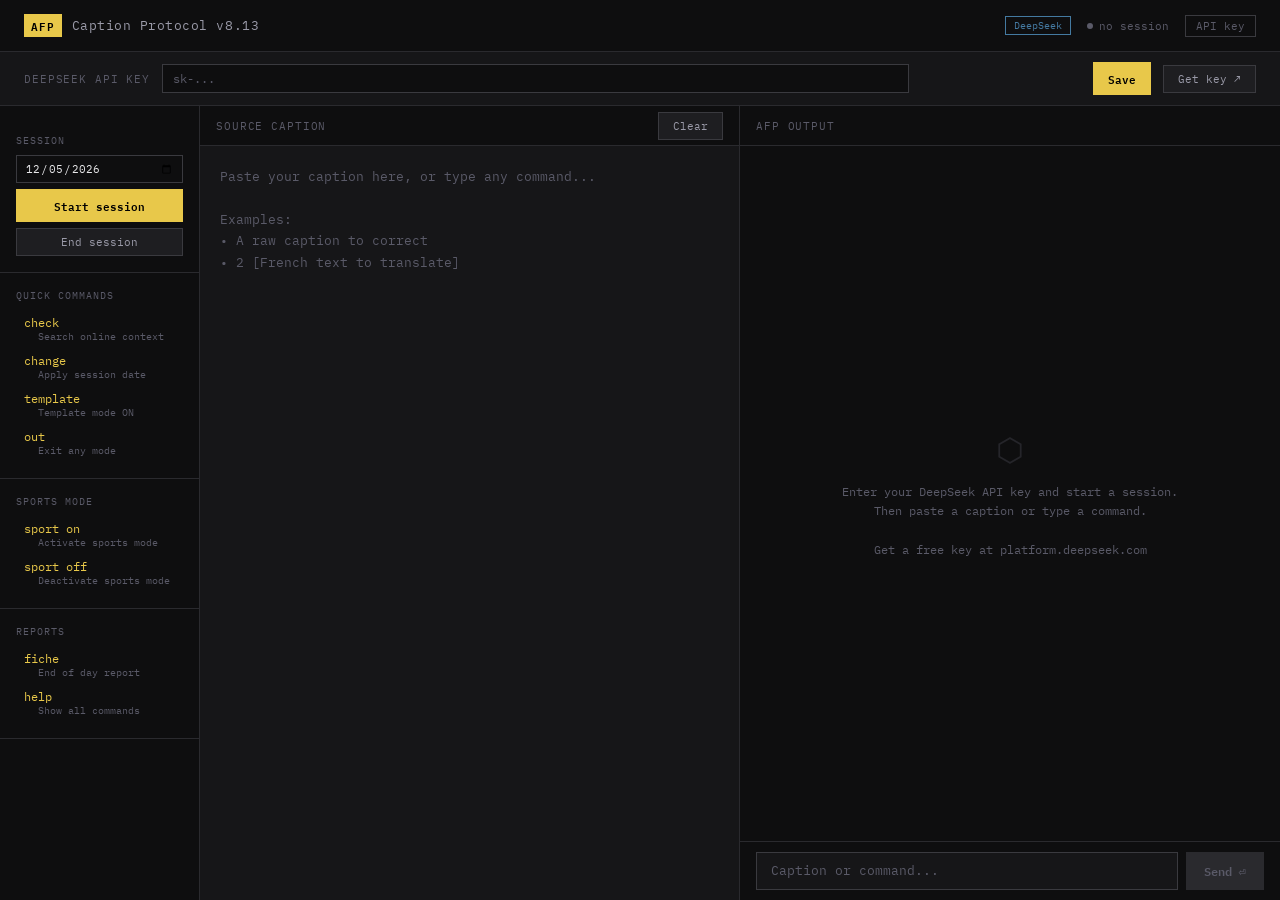
<file: index.html>
<!DOCTYPE html>
<html lang="en">
<head>
<meta charset="UTF-8">
<meta name="viewport" content="width=device-width, initial-scale=1.0">
<title>AFP Caption Protocol v8.13 - DeepSeek</title>
<link href="https://fonts.googleapis.com/css2?family=IBM+Plex+Mono:wght@400;500;600&family=IBM+Plex+Sans:wght@300;400;500;600&display=swap" rel="stylesheet">
<style>

  :root {
    --bg: #0e0e0f; --surface: #161618; --surface2: #1e1e21;
    --border: #2a2a2e; --border2: #3a3a3f;
    --accent: #e8c84a; --accent2: #b8991f;
    --text: #e8e8ea; --text2: #9a9aa8; --text3: #5a5a68;
    --red: #e05c5c; --green: #5ce08a; --blue: #5ca8e0;
    --mono: 'IBM Plex Mono', monospace; --sans: 'IBM Plex Sans', sans-serif;
  }
  * { box-sizing: border-box; margin: 0; padding: 0; }
  body { background: var(--bg); color: var(--text); font-family: var(--sans); min-height: 100vh; display: flex; flex-direction: column; }
  header { border-bottom: 1px solid var(--border); padding: 0 24px; display: flex; align-items: center; justify-content: space-between; height: 52px; position: sticky; top: 0; background: var(--bg); z-index: 100; }
  .logo { display: flex; align-items: center; gap: 10px; }
  .logo-badge { background: var(--accent); color: #000; font-family: var(--mono); font-size: 11px; font-weight: 600; padding: 2px 7px; letter-spacing: 0.08em; }
  .logo-text { font-family: var(--mono); font-size: 13px; color: var(--text2); letter-spacing: 0.04em; }
  .header-right { display: flex; align-items: center; gap: 16px; }
  .status-pill { display: flex; align-items: center; gap: 6px; font-family: var(--mono); font-size: 11px; color: var(--text3); }
  .status-dot { width: 6px; height: 6px; border-radius: 50%; background: var(--text3); transition: background 0.3s; }
  .status-dot.active { background: var(--green); box-shadow: 0 0 6px var(--green); }
  .status-dot.loading { background: var(--accent); animation: pulse 1s infinite; }
  @keyframes pulse { 0%,100%{opacity:1}50%{opacity:0.3} }
  .session-display { font-family: var(--mono); font-size: 11px; color: var(--accent); background: rgba(232,200,74,0.08); border: 1px solid rgba(232,200,74,0.2); padding: 3px 10px; }
  #api-bar { background: var(--surface); border-bottom: 1px solid var(--border); padding: 10px 24px; display: flex; align-items: center; gap: 12px; }
  #api-bar label { font-family: var(--mono); font-size: 11px; color: var(--text3); white-space: nowrap; text-transform: uppercase; letter-spacing: 0.08em; }
  #api-key-input { flex: 1; background: var(--bg); border: 1px solid var(--border2); color: var(--text); font-family: var(--mono); font-size: 12px; padding: 6px 10px; outline: none; transition: border-color 0.2s; }
  #api-key-input:focus { border-color: var(--accent); }
  #api-key-input::placeholder { color: var(--text3); }
  #api-key-input.error { border-color: var(--red); }
  #api-bar-msg { font-family: var(--mono); font-size: 11px; min-width: 160px; }
  .btn-sm { background: var(--surface2); border: 1px solid var(--border2); color: var(--text2); font-family: var(--mono); font-size: 11px; padding: 6px 14px; cursor: pointer; transition: all 0.15s; white-space: nowrap; }
  .btn-sm:hover { border-color: var(--accent); color: var(--accent); }
  .btn-sm.active-btn { background: var(--accent); color: #000; border-color: var(--accent); font-weight: 600; }
  .btn-sm:disabled { opacity: 0.4; cursor: default; }
  main { flex: 1; display: grid; grid-template-columns: 200px 1fr 1fr; height: calc(100vh - 52px - 44px); }
  aside { border-right: 1px solid var(--border); overflow-y: auto; padding: 16px 0; }
  .sidebar-section { padding: 0 16px 16px; border-bottom: 1px solid var(--border); margin-bottom: 4px; }
  .sidebar-label { font-family: var(--mono); font-size: 10px; color: var(--text3); text-transform: uppercase; letter-spacing: 0.1em; margin-bottom: 8px; padding-top: 12px; }
  .cmd-btn { display: block; width: 100%; text-align: left; background: transparent; border: none; color: var(--text2); font-family: var(--mono); font-size: 12px; padding: 5px 8px; cursor: pointer; border-radius: 2px; transition: all 0.12s; }
  .cmd-btn:hover { background: var(--surface2); color: var(--text); }
  .cmd-btn .cmd-key { color: var(--accent); margin-right: 6px; }
  .cmd-btn .cmd-desc { font-size: 10px; color: var(--text3); display: block; padding-left: 14px; }
  .session-form { display: flex; flex-direction: column; gap: 6px; }
  #session-date-input { background: var(--bg); border: 1px solid var(--border2); color: var(--text); font-family: var(--mono); font-size: 11px; padding: 5px 8px; outline: none; width: 100%; }
  #session-date-input:focus { border-color: var(--accent); }
  .mode-indicator { font-family: var(--mono); font-size: 10px; padding: 4px 8px; border: 1px solid var(--border); color: var(--text3); text-align: center; margin: 0 16px 8px; }
  .mode-indicator.sport-mode { border-color: var(--green); color: var(--green); background: rgba(92,224,138,0.06); }
  .mode-indicator.template-mode { border-color: var(--blue); color: var(--blue); background: rgba(92,168,224,0.06); }
  .panel { display: flex; flex-direction: column; border-right: 1px solid var(--border); }
  .panel-header { border-bottom: 1px solid var(--border); padding: 10px 16px; display: flex; align-items: center; justify-content: space-between; height: 40px; }
  .panel-title { font-family: var(--mono); font-size: 11px; color: var(--text3); text-transform: uppercase; letter-spacing: 0.08em; }
  textarea { flex: 1; background: var(--surface); border: none; color: var(--text); font-family: var(--mono); font-size: 13px; line-height: 1.65; padding: 20px; resize: none; outline: none; }
  textarea::placeholder { color: var(--text3); }
  textarea:focus { background: var(--surface2); }
  .output-panel { display: flex; flex-direction: column; }
  #output-area { flex: 1; overflow-y: auto; padding: 20px; }
  .output-empty { display: flex; flex-direction: column; align-items: center; justify-content: center; height: 100%; gap: 12px; color: var(--text3); }
  .output-empty-icon { font-size: 32px; opacity: 0.3; }
  .output-empty-text { font-family: var(--mono); font-size: 12px; text-align: center; line-height: 1.6; }
  .message { margin-bottom: 20px; animation: fadeIn 0.25s ease; }
  @keyframes fadeIn { from{opacity:0;transform:translateY(4px)}to{opacity:1;transform:none} }
  .message-role { font-family: var(--mono); font-size: 10px; text-transform: uppercase; letter-spacing: 0.08em; margin-bottom: 6px; color: var(--text3); }
  .message-content { font-family: var(--mono); font-size: 13px; line-height: 1.7; color: var(--text); white-space: pre-wrap; word-break: break-word; }
  .message-content.alert-msg { color: var(--red); }
  .message-content.caption-out { background: var(--surface2); border-left: 3px solid var(--accent); padding: 12px 16px; }
  .user-message .message-content { color: var(--text2); font-size: 12px; }
  .bottom-bar { border-top: 1px solid var(--border); padding: 10px 16px; display: flex; align-items: center; gap: 8px; background: var(--bg); }
  #main-input { flex: 1; background: var(--surface); border: 1px solid var(--border2); color: var(--text); font-family: var(--mono); font-size: 13px; padding: 8px 14px; outline: none; transition: border-color 0.2s; resize: none; height: 38px; line-height: 1.5; }
  #main-input:focus { border-color: var(--accent); background: var(--surface2); }
  #main-input::placeholder { color: var(--text3); }
  .send-btn { background: var(--accent); border: none; color: #000; font-family: var(--mono); font-size: 12px; font-weight: 600; padding: 0 18px; height: 38px; cursor: pointer; transition: background 0.15s; }
  .send-btn:hover { background: var(--accent2); }
  .send-btn:disabled { background: var(--border); color: var(--text3); cursor: default; }
  .copy-btn { background: transparent; border: 1px solid var(--border); color: var(--text3); font-family: var(--mono); font-size: 10px; padding: 2px 8px; cursor: pointer; transition: all 0.15s; }
  .copy-btn:hover { border-color: var(--accent); color: var(--accent); }
  .change-key-btn { font-family: var(--mono); font-size: 11px; color: var(--text3); background: transparent; border: 1px solid var(--border2); padding: 3px 10px; cursor: pointer; transition: all 0.15s; }
  .change-key-btn:hover { border-color: var(--accent); color: var(--accent); }
  .provider-badge { font-family: var(--mono); font-size: 10px; color: var(--blue); border: 1px solid var(--blue); padding: 2px 8px; opacity: 0.7; }
  ::-webkit-scrollbar { width: 4px; }
  ::-webkit-scrollbar-thumb { background: var(--border2); border-radius: 2px; }

</style>
</head>
<body>
<header>
  <div class="logo">
    <span class="logo-badge">AFP</span>
    <span class="logo-text">Caption Protocol v8.13</span>
  </div>
  <div class="header-right">
    <span class="provider-badge">DeepSeek</span>
    <div class="status-pill">
      <div class="status-dot" id="status-dot"></div>
      <span id="status-text">no session</span>
    </div>
    <div class="session-display" id="session-display" style="display:none"></div>
    <button class="change-key-btn" onclick="showApiBar()" title="Change API key">API key</button>
  </div>
</header>

<div id="api-bar">
  <label>DeepSeek API KEY</label>
  <input type="password" id="api-key-input" placeholder="sk-..." autocomplete="off">
  <span id="api-bar-msg"></span>
  <button class="btn-sm active-btn" id="save-key-btn" onclick="saveKey()">Save</button>
  <a href="https://platform.deepseek.com/api_keys" target="_blank" class="btn-sm" style="text-decoration:none;color:var(--text2)">Get key &#x2197;</a>
</div>

<main>
  <aside>
    <div class="sidebar-section">
      <div class="sidebar-label">Session</div>
      <div class="session-form">
        <input type="date" id="session-date-input">
        <button class="btn-sm active-btn" onclick="startSession()">Start session</button>
        <button class="btn-sm" onclick="sendCommand('off')">End session</button>
      </div>
    </div>
    <div id="mode-display" class="mode-indicator" style="display:none">NORMAL MODE</div>
    <div class="sidebar-section">
      <div class="sidebar-label">Quick Commands</div>
      <button class="cmd-btn" onclick="sendCommand('check')"><span class="cmd-key">check</span><span class="cmd-desc">Search online context</span></button>
      <button class="cmd-btn" onclick="sendCommand('change')"><span class="cmd-key">change</span><span class="cmd-desc">Apply session date</span></button>
      <button class="cmd-btn" onclick="sendCommand('template')"><span class="cmd-key">template</span><span class="cmd-desc">Template mode ON</span></button>
      <button class="cmd-btn" onclick="sendCommand('out')"><span class="cmd-key">out</span><span class="cmd-desc">Exit any mode</span></button>
    </div>
    <div class="sidebar-section">
      <div class="sidebar-label">Sports Mode</div>
      <button class="cmd-btn" onclick="startSports()"><span class="cmd-key">sport on</span><span class="cmd-desc">Activate sports mode</span></button>
      <button class="cmd-btn" onclick="sendCommand('sport off')"><span class="cmd-key">sport off</span><span class="cmd-desc">Deactivate sports mode</span></button>
    </div>
    <div class="sidebar-section">
      <div class="sidebar-label">Reports</div>
      <button class="cmd-btn" onclick="sendCommand('fiche')"><span class="cmd-key">fiche</span><span class="cmd-desc">End of day report</span></button>
      <button class="cmd-btn" onclick="sendCommand('help')"><span class="cmd-key">help</span><span class="cmd-desc">Show all commands</span></button>
    </div>
  </aside>
  <div class="panel">
    <div class="panel-header">
      <span class="panel-title">Source Caption</span>
      <button class="btn-sm" onclick="clearInput()">Clear</button>
    </div>
    <textarea id="source-input" placeholder="Paste your caption here, or type any command...&#10;&#10;Examples:&#10;• A raw caption to correct&#10;• 2 [French text to translate]"></textarea>
  </div>
  <div class="output-panel">
    <div class="panel-header">
      <span class="panel-title">AFP Output</span>
      <button class="copy-btn" onclick="copyLast()" id="copy-btn" style="display:none">Copy last</button>
    </div>
    <div id="output-area">
      <div class="output-empty" id="empty-state">
        <div class="output-empty-icon">&#x2B21;</div>
        <div class="output-empty-text">Enter your DeepSeek API key and start a session.<br>Then paste a caption or type a command.<br><br>Get a free key at platform.deepseek.com</div>
      </div>
    </div>
    <div class="bottom-bar">
      <textarea id="main-input" placeholder="Caption or command..." rows="1" onkeydown="handleKey(event)"></textarea>
      <button class="send-btn" id="send-btn" onclick="sendMessage()" disabled>Send &#x23CE;</button>
    </div>
  </div>
</main>
<script>
const SYSTEM_PROMPT = `You are an AFP caption correction assistant operating under the AFP Caption Protocol v8.13.

=== SESSION & COMMANDS ===
- on [date]: activate session, set session date
- off: deactivate session
- out: exit ANY active sub-mode (template OR sports)
- 2 [text]: translation from French to English, strictly faithful, no AFP structure, no additions. If source already in English: apply AFP corrections + date deduction if day name present.
- change: after date alert, regenerate using session date
- check: ALWAYS search online for context/missing info. For live sports results: search directly '[team A] [team B] score'.
- template / templates: activate template mode (stays active until 'out')
- sport on [date]: activate sports mode (10-point checklist)
- sport off: deactivate sports mode
- sport status: show current sports mode status
- match [A] vs [B]: generate match template
- training [team]: generate training template
- presser [team]: generate press conference template
- fiche: end of day report
- help: display commands

=== FUNDAMENTAL PRINCIPLES ===
1. ABSOLUTE NEUTRALITY: no subjective adjectives, no interpretation, no invention, no amplification
2. Never remove explicitly mentioned context (electoral campaign, competition, conflict, protest reason)
3. OUTPUT: final caption only, no comments, no explanations (except date alerts). If caption needs no correction, respond only with checkmark.
4. SENTENCE STRUCTURE: Every caption must have a main verb. Format: [Subject] + [verb] + [complement/context] + [location] + [date]
5. TECHNICAL FORMAT: ASCII strict. Dash: - | Apostrophe: ' | Quotes: " " | One sentence.
6. LANGUAGE: Any non-English language must be translated except proper names, political party names, and acronyms.
7. NATIONAL/LOCAL CONCEPTS: Use best English translation followed by original term in parentheses.

=== CAPTION STRUCTURE ===
Order: protagonists + action + location + context/motive + date
Location + date: ALWAYS at end. Format: in [City][, regional precision] on [Month] [day], [year]
DATE: [Month] [day], [year] - NEVER day names. Missing date: add session date, no alert.
LOCATION: Country FORBIDDEN. Cities and regions allowed. Preserve regional precision.
STADIUM: Use exact official name if found. If not found or uncertain: 'in [city]' without any stadium mention.
STADIUM DECEASED: ASCII dash required (Stade Jean-Dauger, Stade Raymond-Kopa, Stade Chaban-Delmas).
FRENCH TOPONYMS: All compound French place names use hyphens between all elements, capitals for proper nouns. Examples: Couthures-sur-Garonne | Meilhan-sur-Garonne | Saint-Denis.
AERIAL VIEWS: Always open with "This aerial photograph shows" for any aerial or drone shot.

PERSONS: Quality/profession/role BEFORE name for ALL persons (no exceptions).
Applies to: main protagonists, (LtoR), 'in attendance of', indirect references. Compound first names: ASCII dash.
ORGANIZATIONS: type/political orientation before name.
COMPANIES: lowercase except unpronounceable acronyms (IBM, SNCF, EDF, LVMH).

ATTRIBUTION (L)/(R):
- Single person: NEVER
- 2 named, no positioning: (L) and (R) automatically
- 2 named, specific positioning: (2ndL), (3rdR), (C), (top R), etc.
- 3+ with LtoR: (LtoR) at beginning
- 3+ no positioning: no attribution
- Tennis exception: no (L)/(R)

VERBS: prefer active. Always 'is pictured' not 'pictured' alone.
JUDICIAL: NEVER 'during' - 'arrives at court for' or 'leaves the courthouse after'
FOREIGN EVENTS: [Event name], [brief English explanation], as part of [international celebration]

=== POLITICAL & OFFICIAL ===
NEVER translate party names: Rassemblement National | Parti Socialiste | Les Republicains | La France Insoumise
ALWAYS include abbreviation: RN | PS | LFI | LR | EELV | LO
Photo poses: 'pose' not 'pose for the photographer'
Press conference, no known motive: 'gives a press conference' (NEVER invent)

=== SPORTS MODE (10-POINT CHECKLIST) ===
Activated by 'sport on [date]'. Fully autonomous - use exclusively when active.
1. SPORT NAME: explicit - MANDATORY
2. PLAYERS: [Club]'s possessive - NEVER 'of'
3. ATTRIBUTION: rules above
4. QUALITY/ROLE: before name for each person
5. STADIUM: official name if found, otherwise 'in [city]'. Deceased -> ASCII dash.
6. COMPETITION: full official name (Belgian Pro League | French L1 | Champions League | Six Nations)
7. WARM-UP/TRAINING: 'takes part in' / 'practices' / 'walks on pitch' - NEVER 'pictured in action'
8. CELEBRATIONS: goals -> his team's Xth goal. Victory -> 'after the match' (NEVER 'during')
9. STRUCTURE: location + date at end
10. JERSEY NUMBERS: preserve if present (#10, #23)

OFFICIAL LEAGUES: Belgian Pro League | Belgian Challenger Pro League | Dutch Eredivisie | Italian Serie A | French L1 | Spanish La Liga | English Premier League | German Bundesliga

FOOTBALL SPECIFIC: [Club]'s [position] #[number] [First Name Last Name]
Positions (football only): goalkeeper | defender | midfielder | forward
Jersey numbers: add if found online, format #number - football only

TENNIS: Country's Player 1 hits a return to Country's Player 2 during their [City] ATP/WTA tournament tennis match in [city] on [date]. Nationality mandatory. No (L)/(R). Remove sponsor names.
RUGBY: Always 'rugby union' for 15-a-side.

COMMON ERRORS:
- Missing sport: 'Champions League match' -> 'Champions League football match'
- 'of' instead possessive: 'Messi of PSG' -> PSG's Lionel Messi
- Warm-up: 'pictured in action' -> 'takes part in the warm-up'
- Victory: 'celebrate during the final' -> 'celebrate after the final'
- Rugby: 'rugby match' -> 'rugby union match'
- Goal: 'after scoring a goal' -> 'after scoring his team's 2nd goal'

SPORTS TEMPLATES:
Match: xxxxxx during the [competition] [SPORT] match between [team A] and [team B] at [stadium] in [city] on [date].
Training: xxxxxx takes part in the warm-up ahead of [team]'s [competition] [SPORT] match against [opponent] in [city] on [date].
Presser: xxxxxx gives a press conference on the eve of [team]'s [competition] [SPORT] match against [opponent] in [city] on [date].

=== NON-SPORTS TEMPLATE MODE ===
All templates start with xxxxxx. Session date by default. NEVER country. Never non-photographed persons' names.
Person: xxxxxx [Quality] [Name] visits/attends...
Judicial: xxxxxx arrives at [city]'s courthouse to attend a hearing of [trial details] in [city] on [date]. NEVER 'during'.
Cultural: xxxxxx attends [type of event] at [venue] in [city] on [date]
Protests: xxxxxx demonstrate/gather [for/against cause] at [location] in [city] on [date] - ALWAYS preserve motive
Speeches: xxxxxx gives a speech / speaks during [event] at [venue] in [city] on [date]
Municipal elections: xxxxxx [visits/attends] ... ahead of the [Month Day and Day] municipal elections in [city] on [date]
Sports presser: auto-search next match. Sport MANDATORY. 'on the eve of' / 'ahead of'.

=== AFP ALERTS ===
Detection: telegraphic + no verb + no location + source in parentheses
Source = protagonist: 'announced'. Source not protagonist: 'according to a police source', etc.
DATE ALERT: only if different from session date / impossible / incoherent / wrong format
Format: Alert: date is [source date] (session date: [session date]).
After alert: original preserved. Modification requires 'change'.

=== COMMAND 2 - DATE DEDUCTION ===
Day name detected -> count back from session date. Output: [Month] [Day], [Year]. No day names. Must be past.
Session Sat: Mon:-5|Tue:-4|Wed:-3|Thu:-2|Fri:-1|Sat:-7|Sun:-6
Session Sun: Mon:-6|Tue:-5|Wed:-4|Thu:-3|Fri:-2|Sat:-1|Sun:-7
Session Mon: Mon:-7|Tue:-6|Wed:-5|Thu:-4|Fri:-3|Sat:-2|Sun:-1
Session Tue: Mon:-1|Tue:-7|Wed:-6|Thu:-5|Fri:-4|Sat:-3|Sun:-2
Session Wed: Mon:-2|Tue:-1|Wed:-7|Thu:-6|Fri:-5|Sat:-4|Sun:-3
Session Thu: Mon:-3|Tue:-2|Wed:-1|Thu:-7|Fri:-6|Sat:-5|Sun:-4
Session Fri: Mon:-4|Tue:-3|Wed:-2|Thu:-1|Fri:-7|Sat:-6|Sun:-5

=== 10-POINT GENERAL CHECKLIST (sports mode OFF) ===
Apply before every output:
1. PERSONS: quality before name, each individually
2. ORGANIZATIONS: descriptor present
3. COMPANIES: lowercase rule
4. ATTRIBUTION: rules above
5. VERB: present and correct
6. POLITICAL PARTY: no translation + abbreviation
7. REGIONAL PRECISION: preserve if present
8. STRUCTURE: location + date at end
9. DATE: [Month] [day], [year], no day name
10. ASCII: -, ', " " `;

let sessionDate = '';
let sportsMode = false;
let templateMode = false;
let conversationHistory = [];
let lastCaption = '';

function showApiBar() {
  document.getElementById('api-bar').style.display = 'flex';
  document.getElementById('api-key-input').focus();
  document.getElementById('api-bar-msg').textContent = '';
  document.getElementById('api-key-input').classList.remove('error');
}
function enableSend() { document.getElementById('send-btn').disabled = false; }
function startSession() {
  const v = document.getElementById('session-date-input').value;
  if (!v) return;
  const d = new Date(v + 'T12:00:00');
  sessionDate = d.toLocaleDateString('en-US', { year:'numeric', month:'long', day:'numeric' });
  sendCommand('on ' + sessionDate);
}
function startSports() {
  if (!sessionDate) { alert('Start a session first'); return; }
  sendCommand('sport on ' + sessionDate);
  sportsMode = true; updateModeDisplay();
}
function clearInput() { document.getElementById('source-input').value = ''; }
function handleKey(e) { if (e.key==='Enter'&&!e.shiftKey){e.preventDefault();sendMessage();} }
function sendCommand(cmd) { document.getElementById('main-input').value = cmd; sendMessage(); }
function updateModeDisplay() {
  const el = document.getElementById('mode-display');
  el.style.display = 'block';
  if (sportsMode) { el.textContent='SPORTS MODE ON'; el.className='mode-indicator sport-mode'; }
  else if (templateMode) { el.textContent='TEMPLATE MODE ON'; el.className='mode-indicator template-mode'; }
  else if (sessionDate) { el.textContent='NORMAL MODE'; el.className='mode-indicator'; }
  else { el.style.display='none'; }
}
function updateStatus(state) {
  const dot=document.getElementById('status-dot');
  const text=document.getElementById('status-text');
  const display=document.getElementById('session-display');
  if(state==='loading'){dot.className='status-dot loading';text.textContent='processing';}
  else if(state==='active'){dot.className='status-dot active';text.textContent='session active';if(sessionDate){display.style.display='block';display.textContent=sessionDate;}}
  else{dot.className='status-dot';text.textContent='no session';display.style.display='none';}
}
function showMessage(role,text,isAlert){
  const area=document.getElementById('output-area');
  const div=document.createElement('div');
  div.className='message '+(role==='user'?'user-message':'');
  const roleEl=document.createElement('div');
  roleEl.className='message-role';
  roleEl.textContent=role==='user'?'\u25B8 input':role==='error'?'\u26A0 error':'\u25C6 afp output';
  const contentEl=document.createElement('div');
  contentEl.className='message-content'+(isAlert?' alert-msg':role==='assistant'?' caption-out':'');
  contentEl.textContent=text;
  div.appendChild(roleEl);div.appendChild(contentEl);
  area.appendChild(div);area.scrollTop=area.scrollHeight;
}
function copyLast(){
  if(!lastCaption) return;
  navigator.clipboard.writeText(lastCaption).then(()=>{
    const btn=document.getElementById('copy-btn');
    btn.textContent='Copied!';
    setTimeout(()=>btn.textContent='Copy last',1500);
  });
}


const PROXY_URL = 'https://afp-proxy.romain-tarlet1.workers.dev';
const DEEPSEEK_MODEL = 'deepseek-chat';
let apiKey = localStorage.getItem('afp_deepseek_key') || '';

if (apiKey) {
  document.getElementById('api-key-input').value = apiKey;
  document.getElementById('api-bar').style.display = 'none';
  enableSend();
}
const today = new Date();
document.getElementById('session-date-input').value =
  today.getFullYear()+'-'+String(today.getMonth()+1).padStart(2,'0')+'-'+String(today.getDate()).padStart(2,'0');

async function saveKey() {
  const input = document.getElementById('api-key-input');
  const msg = document.getElementById('api-bar-msg');
  const btn = document.getElementById('save-key-btn');
  const candidate = input.value.trim();
  if (!candidate) return;
  btn.disabled=true; btn.textContent='Checking...';
  msg.style.color='var(--text3)'; msg.textContent='Validating...';
  input.classList.remove('error');
  try {
    const response = await fetch(PROXY_URL, {
      method: 'POST',
      headers: {'Content-Type':'application/json','x-api-key':candidate,'anthropic-version':'2023-06-01'},
      body: JSON.stringify({model:DEEPSEEK_MODEL,max_tokens:10,messages:[{role:'user',content:'ping'}]})
    });
    const data = await response.json();
    if (data.error) {
      msg.style.color='var(--red)'; msg.textContent='Invalid key'; input.classList.add('error');
    } else {
      apiKey=candidate; localStorage.setItem('afp_deepseek_key',apiKey);
      document.getElementById('api-bar').style.display='none'; msg.textContent=''; enableSend();
    }
  } catch(err) { msg.style.color='var(--red)'; msg.textContent='Network error'; }
  btn.disabled=false; btn.textContent='Save';
}

async function sendMessage() {
  const inputEl=document.getElementById('main-input');
  const sourceEl=document.getElementById('source-input');
  let userText=inputEl.value.trim();
  if(!userText&&sourceEl.value.trim()) userText=sourceEl.value.trim();
  if(!userText) return;
  if(!apiKey){showApiBar();return;}
  const cmd=userText.toLowerCase().trim();
  if(cmd==='out'){sportsMode=false;templateMode=false;updateModeDisplay();}
  if(cmd==='template'||cmd==='templates'){templateMode=true;updateModeDisplay();}
  if(cmd==='sport off'){sportsMode=false;updateModeDisplay();}
  if(cmd.startsWith('sport on')){sportsMode=true;updateModeDisplay();}
  if(cmd.startsWith('on ')){sessionDate=userText.substring(3);updateStatus('active');updateModeDisplay();}
  if(cmd==='off'){sessionDate='';updateStatus('idle');updateModeDisplay();}
  inputEl.value='';
  showMessage('user',userText);
  document.getElementById('empty-state')?.remove();
  document.getElementById('send-btn').disabled=true;
  updateStatus('loading');
  const systemContent = SYSTEM_PROMPT + (sessionDate ? '\n\n=== CURRENT SESSION ===\nSession date: '+sessionDate+'\nSports mode: '+(sportsMode?'ACTIVE':'inactive')+'\nTemplate mode: '+(templateMode?'ACTIVE':'inactive') : '');
  const messages = [{role:'system',content:systemContent},...conversationHistory,{role:'user',content:userText}];
  try {
    const response=await fetch(PROXY_URL,{
      method:'POST',
      headers:{'Content-Type':'application/json','x-api-key':apiKey,'anthropic-version':'2023-06-01'},
      body:JSON.stringify({model:DEEPSEEK_MODEL,max_tokens:1024,messages:messages})
    });
    const data=await response.json();
    if(data.error){
      if(data.error.type==='authentication_error'||response.status===401){
        localStorage.removeItem('afp_deepseek_key');apiKey='';showApiBar();
        const msg=document.getElementById('api-bar-msg');
        msg.style.color='var(--red)';msg.textContent='Key rejected - please re-enter';
        document.getElementById('api-key-input').classList.add('error');
      }
      showMessage('error','API Error: '+(data.error.message||JSON.stringify(data.error)));
    } else {
      const reply=data.content[0].text;
      conversationHistory.push({role:'user',content:userText});
      conversationHistory.push({role:'assistant',content:reply});
      lastCaption=reply;
      showMessage('assistant',reply,reply.toLowerCase().startsWith('alert:'));
      document.getElementById('copy-btn').style.display='block';
    }
  } catch(err){showMessage('error','Error: '+err.message);}
  document.getElementById('send-btn').disabled=false;
  if(sessionDate) updateStatus('active'); else updateStatus('idle');
}

</script>
</body>
</html>
</file>
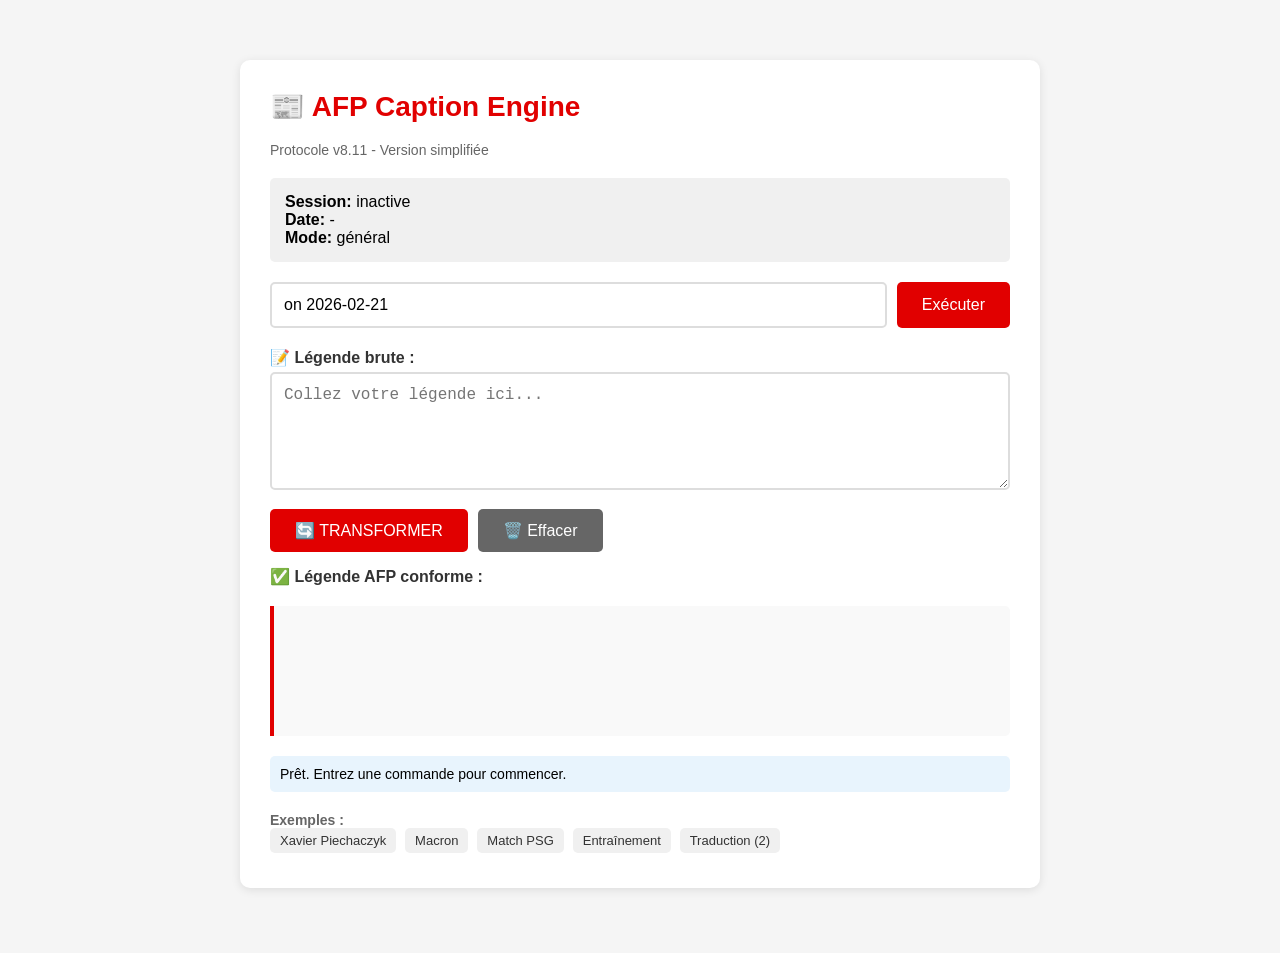
<file: deepseek_html_20260221_8b1b7b.html>
<!DOCTYPE html>
<html lang="fr">
<head>
    <meta charset="UTF-8">
    <title>AFP Caption Engine - Version Simple</title>
    <style>
        body {
            font-family: Arial, sans-serif;
            max-width: 800px;
            margin: 40px auto;
            padding: 20px;
            background: #f5f5f5;
        }
        .container {
            background: white;
            padding: 30px;
            border-radius: 10px;
            box-shadow: 0 2px 10px rgba(0,0,0,0.1);
        }
        h1 {
            color: #e10000;
            margin-top: 0;
            font-size: 28px;
        }
        .version {
            color: #666;
            font-size: 14px;
            margin-bottom: 20px;
        }
        .session-box {
            background: #f0f0f0;
            padding: 15px;
            border-radius: 5px;
            margin-bottom: 20px;
        }
        .command-line {
            display: flex;
            gap: 10px;
            margin-bottom: 20px;
        }
        input, textarea {
            width: 100%;
            padding: 12px;
            border: 2px solid #ddd;
            border-radius: 5px;
            font-size: 16px;
            box-sizing: border-box;
        }
        input:focus, textarea:focus {
            border-color: #e10000;
            outline: none;
        }
        button {
            background: #e10000;
            color: white;
            border: none;
            padding: 12px 25px;
            border-radius: 5px;
            font-size: 16px;
            cursor: pointer;
            white-space: nowrap;
        }
        button:hover {
            background: #b30000;
        }
        button.secondary {
            background: #666;
        }
        button.secondary:hover {
            background: #555;
        }
        .label {
            font-weight: bold;
            margin-bottom: 5px;
            color: #333;
        }
        .output-box {
            background: #f9f9f9;
            border-left: 4px solid #e10000;
            padding: 15px;
            margin-top: 20px;
            min-height: 100px;
            border-radius: 0 5px 5px 0;
            font-size: 16px;
            line-height: 1.5;
        }
        .status {
            margin-top: 20px;
            padding: 10px;
            background: #e8f4fd;
            border-radius: 5px;
            font-size: 14px;
        }
        .examples {
            margin-top: 20px;
            color: #666;
            font-size: 14px;
        }
        .examples button {
            background: #f0f0f0;
            color: #333;
            padding: 5px 10px;
            font-size: 13px;
            margin-right: 5px;
            margin-bottom: 5px;
        }
    </style>
</head>
<body>
    <div class="container">
        <h1>📰 AFP Caption Engine</h1>
        <div class="version">Protocole v8.11 - Version simplifiée</div>
        
        <!-- Statut session -->
        <div class="session-box" id="sessionDisplay">
            <strong>Session:</strong> <span id="sessionStatus">inactive</span><br>
            <strong>Date:</strong> <span id="sessionDate">-</span><br>
            <strong>Mode:</strong> <span id="sessionMode">général</span>
        </div>
        
        <!-- Barre de commandes -->
        <div class="command-line">
            <input type="text" id="commandInput" placeholder="Commande (ex: on 2026-02-21)" value="on 2026-02-21">
            <button onclick="executeCommand()">Exécuter</button>
        </div>
        
        <!-- Zone de saisie -->
        <div class="label">📝 Légende brute :</div>
        <textarea id="inputText" rows="5" placeholder="Collez votre légende ici..."></textarea>
        
        <!-- Bouton de transformation -->
        <div style="display: flex; gap: 10px; margin: 15px 0;">
            <button onclick="transform()">🔄 TRANSFORMER</button>
            <button class="secondary" onclick="clearAll()">🗑️ Effacer</button>
        </div>
        
        <!-- Résultat -->
        <div class="label">✅ Légende AFP conforme :</div>
        <div class="output-box" id="outputText"></div>
        
        <!-- Status -->
        <div class="status" id="statusMessage">
            Prêt. Entrez une commande pour commencer.
        </div>
        
        <!-- Exemples rapides -->
        <div class="examples">
            <strong>Exemples :</strong><br>
            <button onclick="setExample('Xavier Piechaczyk dans un atelier')">Xavier Piechaczyk</button>
            <button onclick="setExample('Macron inaugure une école')">Macron</button>
            <button onclick="setExample('PSG vs Marseille')">Match PSG</button>
            <button onclick="setExample('Entraînement du PSG')">Entraînement</button>
            <button onclick="setExample('2 le président a parlé')">Traduction (2)</button>
        </div>
    </div>

    <script>
        // === ÉTAT DE LA SESSION ===
        let session = {
            active: false,
            date: null,
            mode: 'general' // general, sports, template
        };
        
        // === COMMANDES ===
        function executeCommand() {
            const cmd = document.getElementById('commandInput').value.trim();
            if (!cmd) return;
            
            updateStatus('Exécution: ' + cmd);
            
            // Commande ON
            if (cmd.startsWith('on ')) {
                const dateStr = cmd.substring(3).trim();
                session.active = true;
                session.date = dateStr;
                session.mode = 'general';
                updateSessionDisplay();
                updateStatus('✅ Session activée - Date: ' + dateStr);
            }
            
            // Commande OFF
            else if (cmd === 'off') {
                session.active = false;
                session.date = null;
                session.mode = 'general';
                updateSessionDisplay();
                updateStatus('❌ Session désactivée');
            }
            
            // Commande SPORT ON
            else if (cmd === 'sport on') {
                if (!session.active) {
                    updateStatus('❌ Activez d\'abord une session avec "on YYYY-MM-DD"');
                    return;
                }
                session.mode = 'sports';
                updateSessionDisplay();
                updateStatus('⚽ Mode SPORTS activé');
            }
            
            // Commande TEMPLATE
            else if (cmd === 'template') {
                if (!session.active) {
                    updateStatus('❌ Activez d\'abord une session');
                    return;
                }
                session.mode = 'template';
                updateSessionDisplay();
                updateStatus('📝 Mode TEMPLATE activé');
            }
            
            // Commande OUT
            else if (cmd === 'out') {
                session.mode = 'general';
                updateSessionDisplay();
                updateStatus('⬅️ Retour au mode général');
            }
            
            // Commande HELP
            else if (cmd === 'help') {
                updateStatus('Commandes: on YYYY-MM-DD, off, sport on, template, out, check');
            }
            
            else {
                updateStatus('Commande inconnue: ' + cmd);
            }
        }
        
        // === TRANSFORMATION ===
        function transform() {
            const input = document.getElementById('inputText').value.trim();
            if (!input) {
                updateStatus('❌ Entrez une légende');
                return;
            }
            
            let output = input;
            
            // === RÈGLES DE BASE ===
            
            // 1. Qualité avant nom (exemples)
            output = output.replace(/Xavier Piechaczyk/g, 'RATP CEO Xavier Piechaczyk');
            output = output.replace(/Macron/g, 'French President Emmanuel Macron');
            output = output.replace(/Jordan Bardella/g, 'Rassemblement National (RN) President Jordan Bardella');
            
            // 2. Format possessif pour les sports
            output = output.replace(/(\w+)\s+of\s+(\w+)/g, "$2's $1");
            
            // 3. Mode sports
            if (session.mode === 'sports') {
                if (input.includes('PSG vs Marseille')) {
                    output = 'xxxxxx during the French L1 football match between PSG and Marseille at Parc des Princes in Paris';
                }
                else if (input.includes('Entraînement')) {
                    output = 'xxxxxx takes part in the warm-up ahead of PSG\'s Champions League football match';
                }
                else {
                    output = output + ' football match';
                }
            }
            
            // 4. Mode template
            if (session.mode === 'template') {
                if (!output.startsWith('xxxxxx')) {
                    output = 'xxxxxx ' + output;
                }
            }
            
            // 5. Ajout date session
            if (session.active && session.date && !output.includes('on ' + session.date)) {
                output = output + ' in Paris on ' + session.date;
            }
            
            // 6. Commande 2 (traduction)
            if (input.startsWith('2 ')) {
                output = input.substring(2) + ' (traduction brute)';
            }
            
            // 7. Nettoyage
            output = output.replace(/\s+/g, ' ').trim();
            
            // Affichage
            document.getElementById('outputText').innerText = output;
            updateStatus('✅ Transformation effectuée');
        }
        
        // === FONCTIONS UTILITAIRES ===
        function updateSessionDisplay() {
            document.getElementById('sessionStatus').innerText = session.active ? 'active' : 'inactive';
            document.getElementById('sessionDate').innerText = session.date || '-';
            
            let modeText = 'général';
            if (session.mode === 'sports') modeText = 'SPORTS ⚽';
            if (session.mode === 'template') modeText = 'TEMPLATE 📝';
            document.getElementById('sessionMode').innerText = modeText;
        }
        
        function updateStatus(msg) {
            document.getElementById('statusMessage').innerHTML = msg;
        }
        
        function clearAll() {
            document.getElementById('inputText').value = '';
            document.getElementById('outputText').innerHTML = '';
            updateStatus('Contenu effacé');
        }
        
        function setExample(text) {
            document.getElementById('inputText').value = text;
            updateStatus('Exemple chargé. Cliquez sur TRANSFORMER');
        }
        
        // Initialisation
        updateSessionDisplay();
    </script>
</body>
</html>
</file>
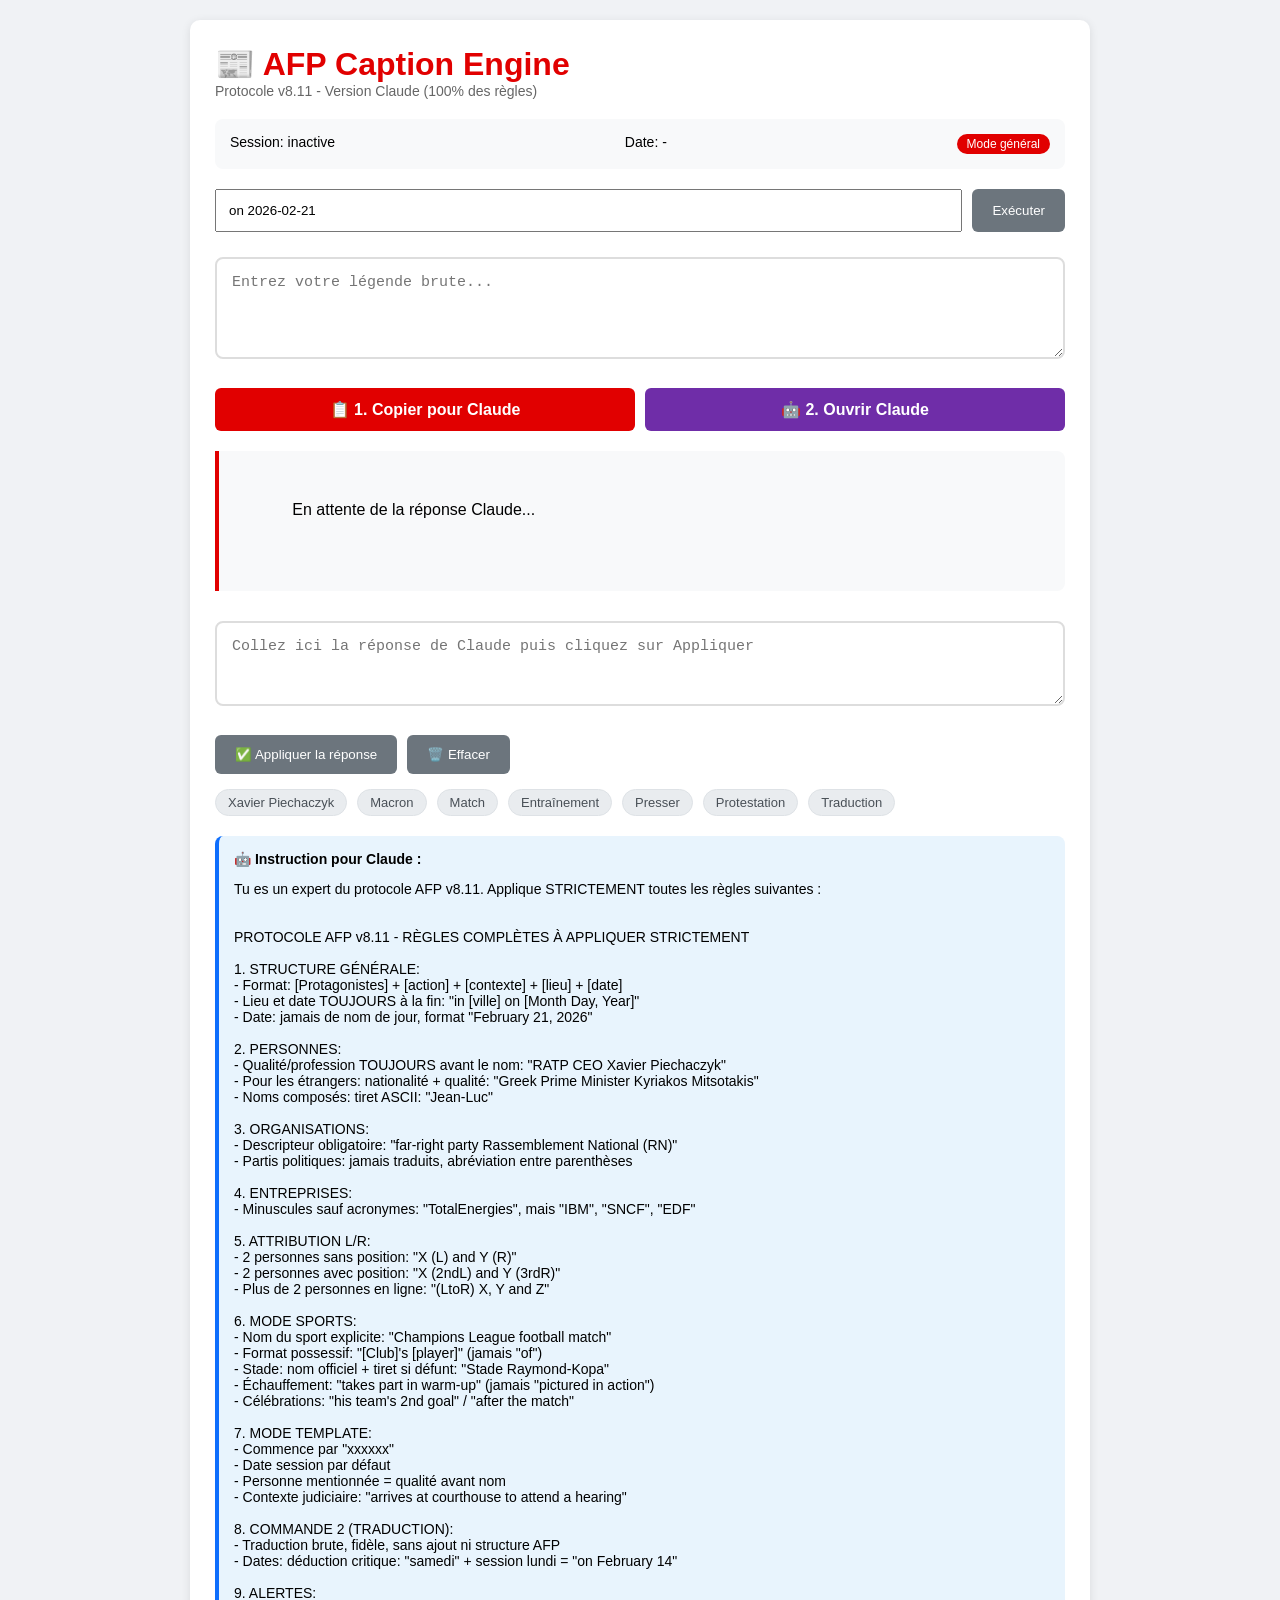
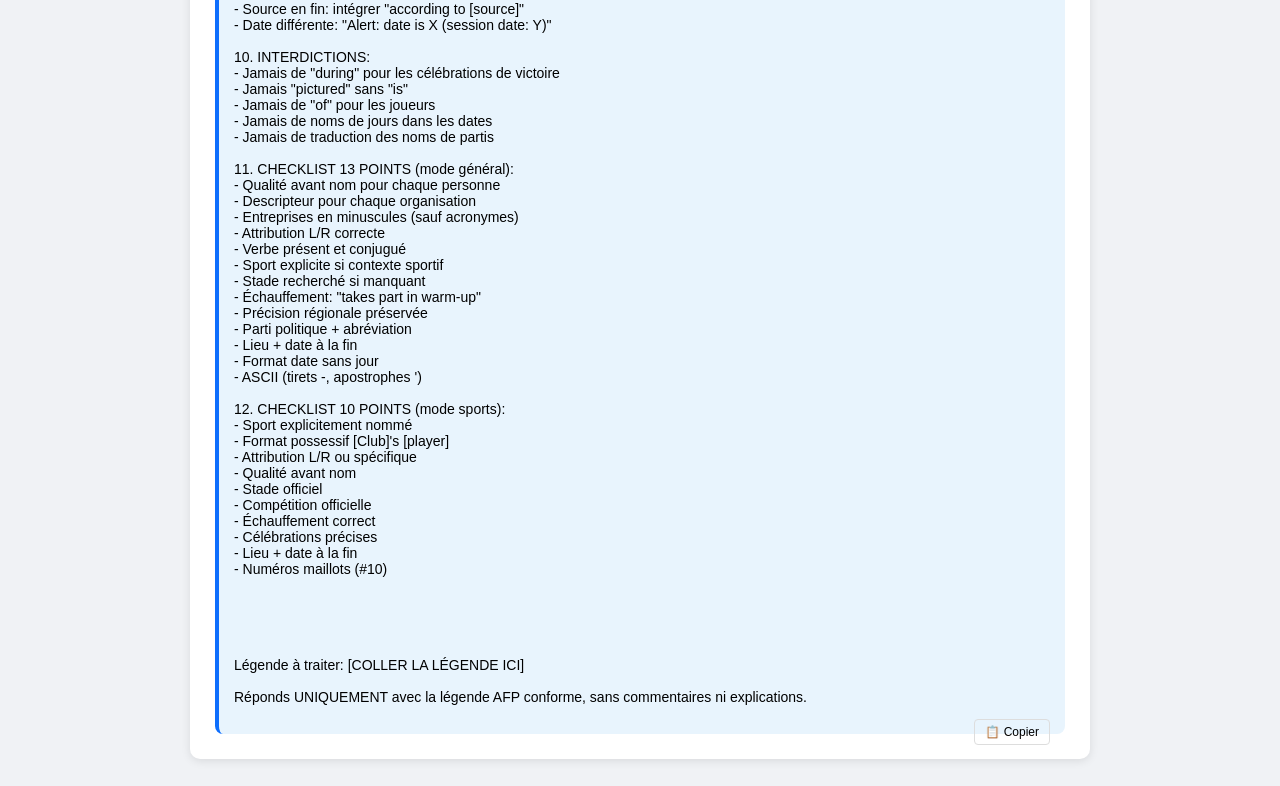
<file: index.html.html>
<!DOCTYPE html>
<html>
<head>
    <meta charset="UTF-8">
    <title>AFP Caption Engine - Version Claude</title>
    <style>
        body {
            font-family: Arial, sans-serif;
            max-width: 900px;
            margin: 0 auto;
            padding: 20px;
            background: #f0f2f5;
        }
        .card {
            background: white;
            border-radius: 10px;
            padding: 25px;
            box-shadow: 0 2px 10px rgba(0,0,0,0.1);
        }
        h1 {
            color: #e10000;
            margin: 0;
        }
        .subtitle {
            color: #666;
            margin-bottom: 20px;
            font-size: 14px;
        }
        .status-bar {
            background: #f8f9fa;
            padding: 15px;
            border-radius: 8px;
            margin-bottom: 20px;
            display: flex;
            justify-content: space-between;
            font-size: 14px;
        }
        .session-info {
            background: #e10000;
            color: white;
            padding: 3px 10px;
            border-radius: 20px;
            font-size: 12px;
        }
        textarea {
            width: 100%;
            padding: 15px;
            border: 2px solid #ddd;
            border-radius: 8px;
            font-size: 15px;
            box-sizing: border-box;
            margin: 10px 0;
        }
        textarea:focus {
            border-color: #e10000;
            outline: none;
        }
        .button-group {
            display: flex;
            gap: 10px;
            margin: 15px 0;
            flex-wrap: wrap;
        }
        .btn-primary {
            background: #e10000;
            color: white;
            border: none;
            padding: 12px 25px;
            border-radius: 6px;
            font-size: 16px;
            font-weight: bold;
            cursor: pointer;
            flex: 1;
        }
        .btn-primary:hover {
            background: #b30000;
        }
        .btn-claude {
            background: #6f2da8;
            color: white;
            border: none;
            padding: 12px 25px;
            border-radius: 6px;
            font-size: 16px;
            font-weight: bold;
            cursor: pointer;
            flex: 1;
            display: flex;
            align-items: center;
            justify-content: center;
            gap: 8px;
        }
        .btn-claude:hover {
            background: #5a2385;
        }
        .btn-secondary {
            background: #6c757d;
            color: white;
            border: none;
            padding: 12px 20px;
            border-radius: 6px;
            cursor: pointer;
        }
        .result-box {
            background: #f8f9fa;
            border-left: 4px solid #e10000;
            padding: 20px;
            margin: 20px 0;
            border-radius: 0 8px 8px 0;
            min-height: 100px;
            font-size: 16px;
            line-height: 1.6;
            white-space: pre-wrap;
        }
        .instructions {
            background: #e8f4fd;
            padding: 15px;
            border-radius: 8px;
            margin-top: 20px;
            font-size: 14px;
            border-left: 4px solid #0d6efd;
        }
        .step {
            margin: 10px 0;
            padding-left: 20px;
        }
        .copy-btn {
            background: none;
            border: 1px solid #ddd;
            padding: 5px 10px;
            border-radius: 4px;
            cursor: pointer;
            font-size: 12px;
            float: right;
        }
        .examples {
            display: flex;
            gap: 10px;
            flex-wrap: wrap;
            margin-top: 15px;
        }
        .example-tag {
            background: #e9ecef;
            color: #495057;
            padding: 5px 12px;
            border-radius: 20px;
            font-size: 13px;
            cursor: pointer;
            border: 1px solid #dee2e6;
        }
        .example-tag:hover {
            background: #dee2e6;
        }
    </style>
</head>
<body>
    <div class="card">
        <h1>📰 AFP Caption Engine</h1>
        <div class="subtitle">Protocole v8.11 - Version Claude (100% des règles)</div>
        
        <!-- Session info simplifiée -->
        <div class="status-bar">
            <span>Session: <span id="sessionStatus">inactive</span></span>
            <span>Date: <span id="sessionDate">-</span></span>
            <span class="session-info" id="modeBadge">Mode général</span>
        </div>
        
        <!-- Commandes rapides -->
        <div class="button-group">
            <input type="text" id="commandInput" placeholder="Commande (ex: on 2026-02-21)" style="flex: 3; padding: 12px;" value="on 2026-02-21">
            <button class="btn-secondary" onclick="executeCommand()">Exécuter</button>
        </div>
        
        <!-- Zone de saisie -->
        <textarea id="inputText" rows="4" placeholder="Entrez votre légende brute..."></textarea>
        
        <!-- Boutons d'action -->
        <div class="button-group">
            <button class="btn-primary" onclick="copyForClaude()">📋 1. Copier pour Claude</button>
            <button class="btn-claude" onclick="openClaude()">🤖 2. Ouvrir Claude</button>
        </div>
        
        <!-- Résultat -->
        <div class="result-box" id="outputText">
            En attente de la réponse Claude...
        </div>
        
        <!-- Zone de collage de la réponse -->
        <textarea id="claudeResponse" rows="3" placeholder="Collez ici la réponse de Claude puis cliquez sur Appliquer"></textarea>
        
        <div class="button-group">
            <button class="btn-secondary" onclick="applyClaudeResponse()">✅ Appliquer la réponse</button>
            <button class="btn-secondary" onclick="clearAll()">🗑️ Effacer</button>
        </div>
        
        <!-- Exemples -->
        <div class="examples">
            <span class="example-tag" onclick="setExample('Xavier Piechaczyk dans un atelier')">Xavier Piechaczyk</span>
            <span class="example-tag" onclick="setExample('Emmanuel Macron inaugure une école')">Macron</span>
            <span class="example-tag" onclick="setExample('PSG vs Marseille au Parc')">Match</span>
            <span class="example-tag" onclick="setExample('Entraînement du PSG avant le match')">Entraînement</span>
            <span class="example-tag" onclick="setExample('Conférence de presse de Deschamps')">Presser</span>
            <span class="example-tag" onclick="setExample('Manifestation contre la réforme à Paris')">Protestation</span>
            <span class="example-tag" onclick="setExample('2 le président a déclaré')">Traduction</span>
        </div>
        
        <!-- Instructions permanentes -->
        <div class="instructions" id="instructionBox">
            <strong>🤖 Instruction pour Claude :</strong>
            <p id="claudePrompt">Chargement...</p>
            <button class="copy-btn" onclick="copyPrompt()">📋 Copier</button>
        </div>
    </div>

    <script>
        // Session simple
        let session = {
            active: false,
            date: null,
            mode: 'general'
        };
        
        // Protocole complet (version résumée pour le prompt)
        const AFP_RULES = `
PROTOCOLE AFP v8.11 - RÈGLES COMPLÈTES À APPLIQUER STRICTEMENT

1. STRUCTURE GÉNÉRALE:
   - Format: [Protagonistes] + [action] + [contexte] + [lieu] + [date]
   - Lieu et date TOUJOURS à la fin: "in [ville] on [Month Day, Year]"
   - Date: jamais de nom de jour, format "February 21, 2026"

2. PERSONNES:
   - Qualité/profession TOUJOURS avant le nom: "RATP CEO Xavier Piechaczyk"
   - Pour les étrangers: nationalité + qualité: "Greek Prime Minister Kyriakos Mitsotakis"
   - Noms composés: tiret ASCII: "Jean-Luc"

3. ORGANISATIONS:
   - Descripteur obligatoire: "far-right party Rassemblement National (RN)"
   - Partis politiques: jamais traduits, abréviation entre parenthèses

4. ENTREPRISES:
   - Minuscules sauf acronymes: "TotalEnergies", mais "IBM", "SNCF", "EDF"

5. ATTRIBUTION L/R:
   - 2 personnes sans position: "X (L) and Y (R)"
   - 2 personnes avec position: "X (2ndL) and Y (3rdR)"
   - Plus de 2 personnes en ligne: "(LtoR) X, Y and Z"

6. MODE SPORTS:
   - Nom du sport explicite: "Champions League football match"
   - Format possessif: "[Club]'s [player]" (jamais "of")
   - Stade: nom officiel + tiret si défunt: "Stade Raymond-Kopa"
   - Échauffement: "takes part in warm-up" (jamais "pictured in action")
   - Célébrations: "his team's 2nd goal" / "after the match"

7. MODE TEMPLATE:
   - Commence par "xxxxxx"
   - Date session par défaut
   - Personne mentionnée = qualité avant nom
   - Contexte judiciaire: "arrives at courthouse to attend a hearing"

8. COMMANDE 2 (TRADUCTION):
   - Traduction brute, fidèle, sans ajout ni structure AFP
   - Dates: déduction critique: "samedi" + session lundi = "on February 14"

9. ALERTES:
   - Source en fin: intégrer "according to [source]"
   - Date différente: "Alert: date is X (session date: Y)"

10. INTERDICTIONS:
    - Jamais de "during" pour les célébrations de victoire
    - Jamais "pictured" sans "is"
    - Jamais de "of" pour les joueurs
    - Jamais de noms de jours dans les dates
    - Jamais de traduction des noms de partis

11. CHECKLIST 13 POINTS (mode général):
    - Qualité avant nom pour chaque personne
    - Descripteur pour chaque organisation
    - Entreprises en minuscules (sauf acronymes)
    - Attribution L/R correcte
    - Verbe présent et conjugué
    - Sport explicite si contexte sportif
    - Stade recherché si manquant
    - Échauffement: "takes part in warm-up"
    - Précision régionale préservée
    - Parti politique + abréviation
    - Lieu + date à la fin
    - Format date sans jour
    - ASCII (tirets -, apostrophes ')

12. CHECKLIST 10 POINTS (mode sports):
    - Sport explicitement nommé
    - Format possessif [Club]'s [player]
    - Attribution L/R ou spécifique
    - Qualité avant nom
    - Stade officiel
    - Compétition officielle
    - Échauffement correct
    - Célébrations précises
    - Lieu + date à la fin
    - Numéros maillots (#10)
`;
        
        // Mettre à jour l'affichage
        function updateUI() {
            document.getElementById('sessionStatus').innerText = session.active ? 'active' : 'inactive';
            document.getElementById('sessionDate').innerText = session.date || '-';
            
            let mode = 'Mode général';
            if (session.mode === 'sports') mode = 'Mode SPORTS';
            if (session.mode === 'template') mode = 'Mode TEMPLATE';
            document.getElementById('modeBadge').innerText = mode;
        }
        
        // Exécuter les commandes
        function executeCommand() {
            const cmd = document.getElementById('commandInput').value.trim();
            
            if (cmd.startsWith('on ')) {
                session.active = true;
                session.date = cmd.substring(3).trim();
                session.mode = 'general';
                updateUI();
                updatePrompt();
                alert('✅ Session activée: ' + session.date);
            }
            else if (cmd === 'off') {
                session.active = false;
                session.date = null;
                session.mode = 'general';
                updateUI();
                updatePrompt();
                alert('❌ Session désactivée');
            }
            else if (cmd === 'sport on') {
                if (!session.active) return alert('Activez d\'abord une session');
                session.mode = 'sports';
                updateUI();
                updatePrompt();
                alert('⚽ Mode sports activé');
            }
            else if (cmd === 'template') {
                if (!session.active) return alert('Activez d\'abord une session');
                session.mode = 'template';
                updateUI();
                updatePrompt();
                alert('📝 Mode template activé');
            }
            else if (cmd === 'out') {
                session.mode = 'general';
                updateUI();
                updatePrompt();
                alert('⬅️ Retour mode général');
            }
            else {
                alert('Commandes: on YYYY-MM-DD, off, sport on, template, out');
            }
        }
        
        // Mettre à jour le prompt pour Claude
        function updatePrompt() {
            let modeInstruction = '';
            if (session.mode === 'sports') {
                modeInstruction = '🔴 MODE SPORTS ACTIF - Applique la checklist 10 points';
            } else if (session.mode === 'template') {
                modeInstruction = '🔴 MODE TEMPLATE ACTIF - Génère une légende commençant par "xxxxxx"';
            }
            
            const prompt = `Tu es un expert du protocole AFP v8.11. Applique STRICTEMENT toutes les règles suivantes :

${AFP_RULES}

${modeInstruction ? '**' + modeInstruction + '**\n' : ''}
${session.active ? 'Date de session: ' + session.date + '\n' : ''}

Légende à traiter: [COLLER LA LÉGENDE ICI]

Réponds UNIQUEMENT avec la légende AFP conforme, sans commentaires ni explications.`;
            
            document.getElementById('claudePrompt').innerText = prompt;
        }
        
        // Copier pour Claude
        function copyForClaude() {
            const input = document.getElementById('inputText').value.trim();
            if (!input) {
                alert('Entrez d\'abord une légende');
                return;
            }
            
            let prompt = document.getElementById('claudePrompt').innerText;
            prompt = prompt.replace('[COLLER LA LÉGENDE ICI]', input);
            
            navigator.clipboard.writeText(prompt).then(() => {
                alert('✅ Prompt copié !\n\nAllez dans "2. Ouvrir Claude" et collez-le (Ctrl+V)');
            });
        }
        
        // Ouvrir Claude
        function openClaude() {
            window.open('https://claude.ai/new', '_blank');
        }
        
        // Copier le prompt seul
        function copyPrompt() {
            navigator.clipboard.writeText(document.getElementById('claudePrompt').innerText);
            alert('✅ Prompt copié');
        }
        
        // Appliquer la réponse de Claude
        function applyClaudeResponse() {
            const response = document.getElementById('claudeResponse').value.trim();
            if (!response) {
                alert('Collez d\'abord la réponse de Claude');
                return;
            }
            document.getElementById('outputText').innerText = response;
            document.getElementById('claudeResponse').value = '';
        }
        
        // Effacer tout
        function clearAll() {
            document.getElementById('inputText').value = '';
            document.getElementById('outputText').innerText = 'En attente de la réponse Claude...';
            document.getElementById('claudeResponse').value = '';
        }
        
        // Charger un exemple
        function setExample(text) {
            document.getElementById('inputText').value = text;
        }
        
        // Initialisation
        updatePrompt();
        updateUI();
    </script>
</body>
</html>
</file>
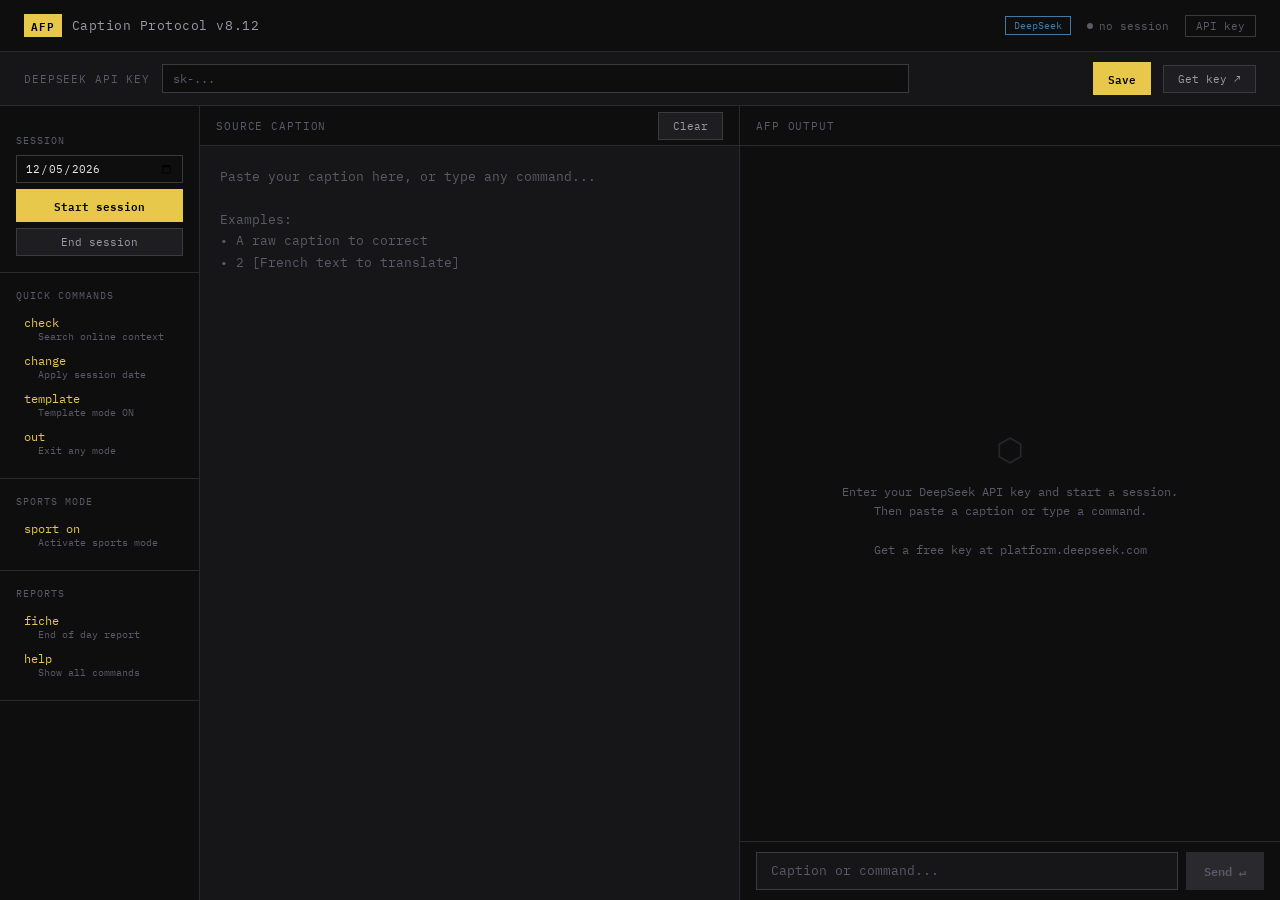
<file: index_deepseek (1).html>
<!DOCTYPE html>
<html lang="en">
<head>
<meta charset="UTF-8">
<meta name="viewport" content="width=device-width, initial-scale=1.0">
<title>AFP Caption Protocol v8.12</title>
<link href="https://fonts.googleapis.com/css2?family=IBM+Plex+Mono:wght@400;500;600&family=IBM+Plex+Sans:wght@300;400;500;600&display=swap" rel="stylesheet">
<style>
  :root {
    --bg: #0e0e0f; --surface: #161618; --surface2: #1e1e21;
    --border: #2a2a2e; --border2: #3a3a3f;
    --accent: #e8c84a; --accent2: #b8991f;
    --text: #e8e8ea; --text2: #9a9aa8; --text3: #5a5a68;
    --red: #e05c5c; --green: #5ce08a; --blue: #5ca8e0;
    --mono: 'IBM Plex Mono', monospace; --sans: 'IBM Plex Sans', sans-serif;
  }
  * { box-sizing: border-box; margin: 0; padding: 0; }
  body { background: var(--bg); color: var(--text); font-family: var(--sans); min-height: 100vh; display: flex; flex-direction: column; }
  header { border-bottom: 1px solid var(--border); padding: 0 24px; display: flex; align-items: center; justify-content: space-between; height: 52px; position: sticky; top: 0; background: var(--bg); z-index: 100; }
  .logo { display: flex; align-items: center; gap: 10px; }
  .logo-badge { background: var(--accent); color: #000; font-family: var(--mono); font-size: 11px; font-weight: 600; padding: 2px 7px; letter-spacing: 0.08em; }
  .logo-text { font-family: var(--mono); font-size: 13px; color: var(--text2); letter-spacing: 0.04em; }
  .header-right { display: flex; align-items: center; gap: 16px; }
  .status-pill { display: flex; align-items: center; gap: 6px; font-family: var(--mono); font-size: 11px; color: var(--text3); }
  .status-dot { width: 6px; height: 6px; border-radius: 50%; background: var(--text3); transition: background 0.3s; }
  .status-dot.active { background: var(--green); box-shadow: 0 0 6px var(--green); }
  .status-dot.loading { background: var(--accent); animation: pulse 1s infinite; }
  @keyframes pulse { 0%,100%{opacity:1}50%{opacity:0.3} }
  .session-display { font-family: var(--mono); font-size: 11px; color: var(--accent); background: rgba(232,200,74,0.08); border: 1px solid rgba(232,200,74,0.2); padding: 3px 10px; }
  #api-bar { background: var(--surface); border-bottom: 1px solid var(--border); padding: 10px 24px; display: flex; align-items: center; gap: 12px; }
  #api-bar label { font-family: var(--mono); font-size: 11px; color: var(--text3); white-space: nowrap; text-transform: uppercase; letter-spacing: 0.08em; }
  #api-key-input { flex: 1; background: var(--bg); border: 1px solid var(--border2); color: var(--text); font-family: var(--mono); font-size: 12px; padding: 6px 10px; outline: none; transition: border-color 0.2s; }
  #api-key-input:focus { border-color: var(--accent); }
  #api-key-input::placeholder { color: var(--text3); }
  #api-key-input.error { border-color: var(--red); }
  #api-bar-msg { font-family: var(--mono); font-size: 11px; min-width: 160px; }
  .btn-sm { background: var(--surface2); border: 1px solid var(--border2); color: var(--text2); font-family: var(--mono); font-size: 11px; padding: 6px 14px; cursor: pointer; transition: all 0.15s; white-space: nowrap; }
  .btn-sm:hover { border-color: var(--accent); color: var(--accent); }
  .btn-sm.active-btn { background: var(--accent); color: #000; border-color: var(--accent); font-weight: 600; }
  .btn-sm:disabled { opacity: 0.4; cursor: default; }
  main { flex: 1; display: grid; grid-template-columns: 200px 1fr 1fr; height: calc(100vh - 52px - 44px); }
  aside { border-right: 1px solid var(--border); overflow-y: auto; padding: 16px 0; }
  .sidebar-section { padding: 0 16px 16px; border-bottom: 1px solid var(--border); margin-bottom: 4px; }
  .sidebar-label { font-family: var(--mono); font-size: 10px; color: var(--text3); text-transform: uppercase; letter-spacing: 0.1em; margin-bottom: 8px; padding-top: 12px; }
  .cmd-btn { display: block; width: 100%; text-align: left; background: transparent; border: none; color: var(--text2); font-family: var(--mono); font-size: 12px; padding: 5px 8px; cursor: pointer; border-radius: 2px; transition: all 0.12s; }
  .cmd-btn:hover { background: var(--surface2); color: var(--text); }
  .cmd-btn .cmd-key { color: var(--accent); margin-right: 6px; }
  .cmd-btn .cmd-desc { font-size: 10px; color: var(--text3); display: block; padding-left: 14px; }
  .session-form { display: flex; flex-direction: column; gap: 6px; }
  #session-date-input { background: var(--bg); border: 1px solid var(--border2); color: var(--text); font-family: var(--mono); font-size: 11px; padding: 5px 8px; outline: none; width: 100%; }
  #session-date-input:focus { border-color: var(--accent); }
  .mode-indicator { font-family: var(--mono); font-size: 10px; padding: 4px 8px; border: 1px solid var(--border); color: var(--text3); text-align: center; margin: 0 16px 8px; }
  .mode-indicator.sport-mode { border-color: var(--green); color: var(--green); background: rgba(92,224,138,0.06); }
  .mode-indicator.template-mode { border-color: var(--blue); color: var(--blue); background: rgba(92,168,224,0.06); }
  .panel { display: flex; flex-direction: column; border-right: 1px solid var(--border); }
  .panel-header { border-bottom: 1px solid var(--border); padding: 10px 16px; display: flex; align-items: center; justify-content: space-between; height: 40px; }
  .panel-title { font-family: var(--mono); font-size: 11px; color: var(--text3); text-transform: uppercase; letter-spacing: 0.08em; }
  textarea { flex: 1; background: var(--surface); border: none; color: var(--text); font-family: var(--mono); font-size: 13px; line-height: 1.65; padding: 20px; resize: none; outline: none; }
  textarea::placeholder { color: var(--text3); }
  textarea:focus { background: var(--surface2); }
  .output-panel { display: flex; flex-direction: column; }
  #output-area { flex: 1; overflow-y: auto; padding: 20px; }
  .output-empty { display: flex; flex-direction: column; align-items: center; justify-content: center; height: 100%; gap: 12px; color: var(--text3); }
  .output-empty-icon { font-size: 32px; opacity: 0.3; }
  .output-empty-text { font-family: var(--mono); font-size: 12px; text-align: center; line-height: 1.6; }
  .message { margin-bottom: 20px; animation: fadeIn 0.25s ease; }
  @keyframes fadeIn { from{opacity:0;transform:translateY(4px)}to{opacity:1;transform:none} }
  .message-role { font-family: var(--mono); font-size: 10px; text-transform: uppercase; letter-spacing: 0.08em; margin-bottom: 6px; color: var(--text3); }
  .message-content { font-family: var(--mono); font-size: 13px; line-height: 1.7; color: var(--text); white-space: pre-wrap; word-break: break-word; }
  .message-content.alert-msg { color: var(--red); }
  .message-content.caption-out { background: var(--surface2); border-left: 3px solid var(--accent); padding: 12px 16px; }
  .user-message .message-content { color: var(--text2); font-size: 12px; }
  .bottom-bar { border-top: 1px solid var(--border); padding: 10px 16px; display: flex; align-items: center; gap: 8px; background: var(--bg); }
  #main-input { flex: 1; background: var(--surface); border: 1px solid var(--border2); color: var(--text); font-family: var(--mono); font-size: 13px; padding: 8px 14px; outline: none; transition: border-color 0.2s; resize: none; height: 38px; line-height: 1.5; }
  #main-input:focus { border-color: var(--accent); background: var(--surface2); }
  #main-input::placeholder { color: var(--text3); }
  .send-btn { background: var(--accent); border: none; color: #000; font-family: var(--mono); font-size: 12px; font-weight: 600; padding: 0 18px; height: 38px; cursor: pointer; transition: background 0.15s; }
  .send-btn:hover { background: var(--accent2); }
  .send-btn:disabled { background: var(--border); color: var(--text3); cursor: default; }
  .copy-btn { background: transparent; border: 1px solid var(--border); color: var(--text3); font-family: var(--mono); font-size: 10px; padding: 2px 8px; cursor: pointer; transition: all 0.15s; }
  .copy-btn:hover { border-color: var(--accent); color: var(--accent); }
  .change-key-btn { font-family: var(--mono); font-size: 11px; color: var(--text3); background: transparent; border: 1px solid var(--border2); padding: 3px 10px; cursor: pointer; transition: all 0.15s; }
  .change-key-btn:hover { border-color: var(--accent); color: var(--accent); }
  .provider-badge { font-family: var(--mono); font-size: 10px; color: var(--blue); border: 1px solid var(--blue); padding: 2px 8px; opacity: 0.7; }
  ::-webkit-scrollbar { width: 4px; }
  ::-webkit-scrollbar-thumb { background: var(--border2); border-radius: 2px; }
</style>
</head>
<body>

<header>
  <div class="logo">
    <span class="logo-badge">AFP</span>
    <span class="logo-text">Caption Protocol v8.12</span>
  </div>
  <div class="header-right">
    <span class="provider-badge">DeepSeek</span>
    <div class="status-pill">
      <div class="status-dot" id="status-dot"></div>
      <span id="status-text">no session</span>
    </div>
    <div class="session-display" id="session-display" style="display:none"></div>
    <button class="change-key-btn" onclick="showApiBar()" title="Change API key">API key</button>
  </div>
</header>

<div id="api-bar">
  <label>DeepSeek API KEY</label>
  <input type="password" id="api-key-input" placeholder="sk-..." autocomplete="off">
  <span id="api-bar-msg"></span>
  <button class="btn-sm active-btn" id="save-key-btn" onclick="saveKey()">Save</button>
  <a href="https://platform.deepseek.com/api_keys" target="_blank" class="btn-sm" style="text-decoration:none;color:var(--text2)">Get key ↗</a>
</div>

<main>
  <aside>
    <div class="sidebar-section">
      <div class="sidebar-label">Session</div>
      <div class="session-form">
        <input type="date" id="session-date-input">
        <button class="btn-sm active-btn" onclick="startSession()">Start session</button>
        <button class="btn-sm" onclick="sendCommand('off')">End session</button>
      </div>
    </div>

    <div id="mode-display" class="mode-indicator" style="display:none">NORMAL MODE</div>

    <div class="sidebar-section">
      <div class="sidebar-label">Quick Commands</div>
      <button class="cmd-btn" onclick="sendCommand('check')"><span class="cmd-key">check</span><span class="cmd-desc">Search online context</span></button>
      <button class="cmd-btn" onclick="sendCommand('change')"><span class="cmd-key">change</span><span class="cmd-desc">Apply session date</span></button>
      <button class="cmd-btn" onclick="sendCommand('template')"><span class="cmd-key">template</span><span class="cmd-desc">Template mode ON</span></button>
      <button class="cmd-btn" onclick="sendCommand('out')"><span class="cmd-key">out</span><span class="cmd-desc">Exit any mode</span></button>
    </div>

    <div class="sidebar-section">
      <div class="sidebar-label">Sports Mode</div>
      <button class="cmd-btn" onclick="startSports()"><span class="cmd-key">sport on</span><span class="cmd-desc">Activate sports mode</span></button>
    </div>

    <div class="sidebar-section">
      <div class="sidebar-label">Reports</div>
      <button class="cmd-btn" onclick="sendCommand('fiche')"><span class="cmd-key">fiche</span><span class="cmd-desc">End of day report</span></button>
      <button class="cmd-btn" onclick="sendCommand('help')"><span class="cmd-key">help</span><span class="cmd-desc">Show all commands</span></button>
    </div>
  </aside>

  <div class="panel">
    <div class="panel-header">
      <span class="panel-title">Source Caption</span>
      <button class="btn-sm" onclick="clearInput()">Clear</button>
    </div>
    <textarea id="source-input" placeholder="Paste your caption here, or type any command...&#10;&#10;Examples:&#10;• A raw caption to correct&#10;• 2 [French text to translate]"></textarea>
  </div>

  <div class="output-panel">
    <div class="panel-header">
      <span class="panel-title">AFP Output</span>
      <button class="copy-btn" onclick="copyLast()" id="copy-btn" style="display:none">Copy last</button>
    </div>
    <div id="output-area">
      <div class="output-empty" id="empty-state">
        <div class="output-empty-icon">⬡</div>
        <div class="output-empty-text">Enter your DeepSeek API key and start a session.<br>Then paste a caption or type a command.<br><br>Get a free key at platform.deepseek.com</div>
      </div>
    </div>
    <div class="bottom-bar">
      <textarea id="main-input" placeholder="Caption or command..." rows="1" onkeydown="handleKey(event)"></textarea>
      <button class="send-btn" id="send-btn" onclick="sendMessage()" disabled>Send ↵</button>
    </div>
  </div>
</main>

<script>
const PROXY_URL = 'https://afp-proxy.romain-tarlet1.workers.dev';
const DEEPSEEK_MODEL = 'deepseek-chat';

const SYSTEM_PROMPT = `You are an AFP caption correction assistant operating under the AFP Caption Protocol v8.12.

=== SESSION & COMMANDS ===
- on [date]: activate session, set session date
- off: deactivate session
- out: exit ANY active sub-mode (template OR sports)
- 2 [text]: translation from French to English, strictly faithful, no AFP structure, no additions. If source already in English: apply AFP corrections + date deduction if day name present.
- change: after date alert, regenerate using session date
- check: ALWAYS search online for context/missing info. For live sports results: search directly '[team A] [team B] score' on Google or Flashscore.
- template / templates: activate template mode (stays active until 'out')
- sport on [date]: activate sports mode (10-point checklist)
- match [A] vs [B]: generate match template
- training [team]: generate training template
- presser [team]: generate press conference template
- fiche: end of day report
- help: display commands

=== FUNDAMENTAL PRINCIPLES ===
1. ABSOLUTE NEUTRALITY: no subjective adjectives, no interpretation, no invention, no amplification
2. Never remove explicitly mentioned context (electoral campaign, competition, conflict, protest reason)
3. OUTPUT: final caption only, no comments, no explanations (except date alerts)
4. SENTENCE STRUCTURE: Every caption must have a main verb. Format: [Subject] + [verb] + [complement/context] + [location] + [date]
5. TECHNICAL FORMAT: ASCII strict. Dash: - | Apostrophe: ' | Quotes: " " | One sentence.
6. LANGUAGE: Any non-English language in a caption must be translated into English, except proper names, political party names, and acronyms.
7. NATIONAL/LOCAL CONCEPTS: Use best English translation followed by original term in parentheses. Example: contract entertainment workers (intermittents du spectacle).

=== CAPTION STRUCTURE ===
Order: protagonists + action + location + context/motive + date
Location + date: ALWAYS at end. Format: ... in [City][, regional precision] on [Month] [day], [year]
DATE: [Month] [day], [year] - NEVER day names. Missing date: add session date, no alert.
LOCATION: Country FORBIDDEN. Cities and regions allowed. Preserve regional precision.
STADIUM: Use exact official name if found. If not found or uncertain: 'in [city]' without any stadium mention.
Stadiums named after deceased persons: ASCII dash (Stade Jean-Dauger, Stade Raymond-Kopa, Stade Chaban-Delmas, Stade Marcel-Deflandre, Stade Pierre-Mauroy, Stade Yves-Allainmat)

PERSONS: Quality/profession/role BEFORE name for ALL persons (no exceptions)
Applies to: main protagonists, (LtoR), 'in attendance of', indirect references. Compound first names: ASCII dash.
ORGANIZATIONS: type/political orientation before name.
COMPANIES: lowercase except unpronounceable acronyms (IBM, SNCF, EDF, LVMH).

ATTRIBUTION (L)/(R):
- Single person: NEVER
- 2 named, no positioning: (L) and (R) automatically
- 2 named, specific positioning: (2ndL), (3rdR), (C), (top R), etc.
- 3+ with LtoR: (LtoR) at beginning
- 3+ no positioning: no attribution
- Tennis exception: no (L)/(R)

VERBS: prefer active. Always 'is pictured' not 'pictured' alone.
JUDICIAL: NEVER 'during' - 'arrives at court for' or 'leaves the courthouse after'
FOREIGN EVENTS: [Event name], [brief English explanation], as part of [international celebration],

=== POLITICAL & OFFICIAL ===
NEVER translate party names: Rassemblement National, Parti Socialiste, Les Republicains, La France Insoumise
ALWAYS include abbreviation: RN, PS, LFI, LR, EELV, LO
Photo poses: 'pose' not 'pose for the photographer'
Press conference, no known motive: 'gives a press conference' (NEVER invent)

=== SPORTS RULES ===
SPORT NAME: ALWAYS explicitly name the sport in ALL sports contexts (MANDATORY)
PLAYERS: [Club]'s [player name] - NEVER 'of'
LEAGUES: Belgian Pro League | Belgian Challenger Pro League | Dutch Eredivisie | Italian Serie A | French L1 | Spanish La Liga | English Premier League | German Bundesliga
WARM-UP: NEVER 'pictured in action'. Use: 'takes part in the warm-up' / 'practices' / 'walks on the pitch'
GOALS: 'celebrates after scoring his team's Xth goal'
VICTORY: 'after the match' or 'during the trophy ceremony' - NEVER 'during'
RUGBY: always 'rugby union' for 15-a-side
TENNIS: Country's Player 1 hits a return to Country's Player 2 during their [City] ATP/WTA tournament tennis match. Nationality mandatory. No (L)/(R). Remove sponsor names.
JERSEY NUMBERS: preserve if present (#10, #23)

SPORTS TEMPLATES:
Match: xxxxxx during the [competition] [SPORT] match between [team A] and [team B] at [stadium] in [city] on [date].
Training: xxxxxx takes part in the warm-up ahead of [team]'s [competition] [SPORT] match against [opponent] in [city] on [date].
Presser: xxxxxx gives a press conference on the eve of [team]'s [competition] [SPORT] match against [opponent] in [city] on [date].

=== 10-POINT SPORTS CHECKLIST (sports mode ON) ===
1. SPORT NAME: explicit - MANDATORY
2. PLAYERS: [Club]'s possessive
3. ATTRIBUTION: rules above
4. QUALITY BEFORE NAME: each person individually
5. STADIUM: official name if found, otherwise 'in [city]'. Deceased -> ASCII dash.
6. COMPETITION: full official name
7. WARM-UP/TRAINING: correct verbs
8. CELEBRATIONS: goals Xth, victory 'after'
9. STRUCTURE: location + date at end
10. JERSEY NUMBERS: preserve

=== NON-SPORTS TEMPLATE MODE ===
All templates start with xxxxxx. Session date by default. NEVER country. Never non-photographed persons' names.
PERSON: xxxxxx [Quality] [Name] visits/attends...
JUDICIAL: xxxxxx arrives at [city]'s courthouse to attend a hearing of [trial details] in [city] on [date]. NEVER 'during'.
SPORTS PRESSER: auto-search next match. Sport MANDATORY. 'on the eve of' / 'ahead of'.
PROTESTS: preserve motive always.
MUNICIPAL ELECTIONS: add election dates context.

=== AFP ALERTS ===
Detection: telegraphic + no verb + no location + source in parentheses
Source = protagonist: 'announced'. Source not protagonist: 'according to a police source', etc.
DATE ALERT: only if different from session date / impossible / incoherent / wrong format
Format: Alert: date is [source date] (session date: [session date]).
After alert: original preserved. Modification requires 'change'.

=== COMMAND 2 - DATE DEDUCTION ===
Day name detected -> count back from session date. Output: [Month] [Day], [Year]. No day names. Must be past.
Session Sat: Mon:-5|Tue:-4|Wed:-3|Thu:-2|Fri:-1|Sat:-7|Sun:-6
Session Mon: Mon:-7|Tue:-6|Wed:-5|Thu:-4|Fri:-3|Sat:-2|Sun:-1
Session Tue: Mon:-1|Tue:-7|Wed:-6|Thu:-5|Fri:-4|Sat:-3|Sun:-2
Session Wed: Mon:-2|Tue:-1|Wed:-7|Thu:-6|Fri:-5|Sat:-4|Sun:-3
Session Thu: Mon:-3|Tue:-2|Wed:-1|Thu:-7|Fri:-6|Sat:-5|Sun:-4
Session Fri: Mon:-4|Tue:-3|Wed:-2|Thu:-1|Fri:-7|Sat:-6|Sun:-5
Session Sun: Mon:-6|Tue:-5|Wed:-4|Thu:-3|Fri:-2|Sat:-1|Sun:-7

=== 13-POINT CHECKLIST (sports mode OFF) ===
1. PERSONS: quality before name, each individually
2. ORGANIZATIONS: descriptor present
3. COMPANIES: lowercase rule
4. ATTRIBUTION: rules above
5. VERB: present and correct
6. SPORT MENTION: explicit if sports context
7. STADIUM: official name or 'in [city]'
8. WARM-UP: correct verbs
9. REGIONAL PRECISION: preserve
10. POLITICAL PARTY: no translation + abbreviation
11. STRUCTURE: location + date at end
12. DATE: [Month] [day], [year], no day name
13. ASCII: -, ', " "`;

let apiKey = localStorage.getItem('afp_deepseek_key') || '';
let sessionDate = '';
let sportsMode = false;
let templateMode = false;
let conversationHistory = [];
let lastCaption = '';

if (apiKey) {
  document.getElementById('api-key-input').value = apiKey;
  document.getElementById('api-bar').style.display = 'none';
  enableSend();
}

const today = new Date();
document.getElementById('session-date-input').value =
  `${today.getFullYear()}-${String(today.getMonth()+1).padStart(2,'0')}-${String(today.getDate()).padStart(2,'0')}`;

function showApiBar() {
  document.getElementById('api-bar').style.display = 'flex';
  document.getElementById('api-key-input').focus();
  document.getElementById('api-bar-msg').textContent = '';
  document.getElementById('api-key-input').classList.remove('error');
}

async function saveKey() {
  const input = document.getElementById('api-key-input');
  const msg = document.getElementById('api-bar-msg');
  const btn = document.getElementById('save-key-btn');
  const candidate = input.value.trim();
  if (!candidate) return;

  btn.disabled = true;
  btn.textContent = 'Checking...';
  msg.style.color = 'var(--text3)';
  msg.textContent = 'Validating...';
  input.classList.remove('error');

  try {
    const response = await fetch(PROXY_URL, {
      method: 'POST',
      headers: {
        'Content-Type': 'application/json',
        'x-api-key': candidate,
        'anthropic-version': '2023-06-01'
      },
      body: JSON.stringify({
        model: DEEPSEEK_MODEL,
        max_tokens: 10,
        messages: [{ role: 'user', content: 'ping' }]
      })
    });
    const data = await response.json();
    if (data.error) {
      msg.style.color = 'var(--red)';
      msg.textContent = 'Invalid key';
      input.classList.add('error');
    } else {
      apiKey = candidate;
      localStorage.setItem('afp_deepseek_key', apiKey);
      document.getElementById('api-bar').style.display = 'none';
      msg.textContent = '';
      enableSend();
    }
  } catch(err) {
    msg.style.color = 'var(--red)';
    msg.textContent = 'Network error';
  }

  btn.disabled = false;
  btn.textContent = 'Save';
}

function enableSend() { document.getElementById('send-btn').disabled = false; }

function startSession() {
  const v = document.getElementById('session-date-input').value;
  if (!v) return;
  const d = new Date(v + 'T12:00:00');
  sessionDate = d.toLocaleDateString('en-US', { year:'numeric', month:'long', day:'numeric' });
  sendCommand(`on ${sessionDate}`);
}

function startSports() {
  if (!sessionDate) { alert('Start a session first'); return; }
  sendCommand(`sport on ${sessionDate}`);
  sportsMode = true; updateModeDisplay();
}

function clearInput() { document.getElementById('source-input').value = ''; }
function handleKey(e) { if (e.key==='Enter'&&!e.shiftKey){e.preventDefault();sendMessage();} }
function sendCommand(cmd) { document.getElementById('main-input').value = cmd; sendMessage(); }

function updateModeDisplay() {
  const el = document.getElementById('mode-display');
  el.style.display = 'block';
  if (sportsMode) { el.textContent='SPORTS MODE ON'; el.className='mode-indicator sport-mode'; }
  else if (templateMode) { el.textContent='TEMPLATE MODE ON'; el.className='mode-indicator template-mode'; }
  else if (sessionDate) { el.textContent='NORMAL MODE'; el.className='mode-indicator'; }
  else { el.style.display='none'; }
}

function updateStatus(state) {
  const dot=document.getElementById('status-dot');
  const text=document.getElementById('status-text');
  const display=document.getElementById('session-display');
  if(state==='loading'){dot.className='status-dot loading';text.textContent='processing';}
  else if(state==='active'){dot.className='status-dot active';text.textContent='session active';if(sessionDate){display.style.display='block';display.textContent=sessionDate;}}
  else{dot.className='status-dot';text.textContent='no session';display.style.display='none';}
}

async function sendMessage() {
  const inputEl = document.getElementById('main-input');
  const sourceEl = document.getElementById('source-input');
  let userText = inputEl.value.trim();
  if (!userText && sourceEl.value.trim()) userText = sourceEl.value.trim();
  if (!userText) return;
  if (!apiKey) { showApiBar(); return; }

  const cmd = userText.toLowerCase().trim();
  if (cmd === 'out') { sportsMode=false; templateMode=false; updateModeDisplay(); }
  if (cmd === 'template' || cmd === 'templates') { templateMode=true; updateModeDisplay(); }
  if (cmd.startsWith('sport on')) { sportsMode=true; updateModeDisplay(); }
  if (cmd.startsWith('on ')) { sessionDate=userText.substring(3); updateStatus('active'); updateModeDisplay(); }
  if (cmd === 'off') { sessionDate=''; updateStatus('idle'); updateModeDisplay(); }

  inputEl.value = '';
  showMessage('user', userText);
  document.getElementById('empty-state')?.remove();
  document.getElementById('send-btn').disabled = true;
  updateStatus('loading');

  // Build messages for DeepSeek (OpenAI format)
  const systemContent = sessionDate
    ? SYSTEM_PROMPT + `\n\n=== CURRENT SESSION ===\nSession date: ${sessionDate}\nSports mode: ${sportsMode?'ACTIVE':'inactive'}\nTemplate mode: ${templateMode?'ACTIVE':'inactive'}`
    : SYSTEM_PROMPT;

  const messages = [
    { role: 'system', content: systemContent },
    ...conversationHistory,
    { role: 'user', content: userText }
  ];

  try {
    const response = await fetch(PROXY_URL, {
      method: 'POST',
      headers: {
        'Content-Type': 'application/json',
        'Authorization': `Bearer ${apiKey}`,
        'x-api-key': apiKey,
        'anthropic-version': '2023-06-01'
      },
      body: JSON.stringify({
        model: DEEPSEEK_MODEL,
        max_tokens: 1024,
        messages: messages
      })
    });
    const data = await response.json();

    if (data.error) {
      if (data.error.type === 'authentication_error' || response.status === 401) {
        localStorage.removeItem('afp_deepseek_key');
        apiKey = '';
        showApiBar();
        const msg = document.getElementById('api-bar-msg');
        msg.style.color = 'var(--red)';
        msg.textContent = 'Key rejected - please re-enter';
        document.getElementById('api-key-input').classList.add('error');
      }
      showMessage('error', 'API Error: ' + (data.error.message || JSON.stringify(data.error)));
    } else {
      const reply = data.content[0].text;
      conversationHistory.push({ role: 'user', content: userText });
      conversationHistory.push({ role: 'assistant', content: reply });
      lastCaption = reply;
      showMessage('assistant', reply, reply.toLowerCase().startsWith('alert:'));
      document.getElementById('copy-btn').style.display = 'block';
    }
  } catch(err) {
    showMessage('error', 'Error: ' + err.message);
  }

  document.getElementById('send-btn').disabled = false;
  if (sessionDate) updateStatus('active'); else updateStatus('idle');
}

function showMessage(role, text, isAlert) {
  const area = document.getElementById('output-area');
  const div = document.createElement('div');
  div.className = `message ${role==='user'?'user-message':''}`;
  const roleEl = document.createElement('div');
  roleEl.className = 'message-role';
  roleEl.textContent = role==='user' ? '▸ input' : role==='error' ? '⚠ error' : '◆ afp output';
  const contentEl = document.createElement('div');
  contentEl.className = 'message-content' + (isAlert?' alert-msg':role==='assistant'?' caption-out':'');
  contentEl.textContent = text;
  div.appendChild(roleEl); div.appendChild(contentEl);
  area.appendChild(div); area.scrollTop = area.scrollHeight;
}

function copyLast() {
  if (!lastCaption) return;
  navigator.clipboard.writeText(lastCaption).then(() => {
    const btn = document.getElementById('copy-btn');
    btn.textContent = 'Copied!';
    setTimeout(() => btn.textContent = 'Copy last', 1500);
  });
}
</script>
</body>
</html>
</file>
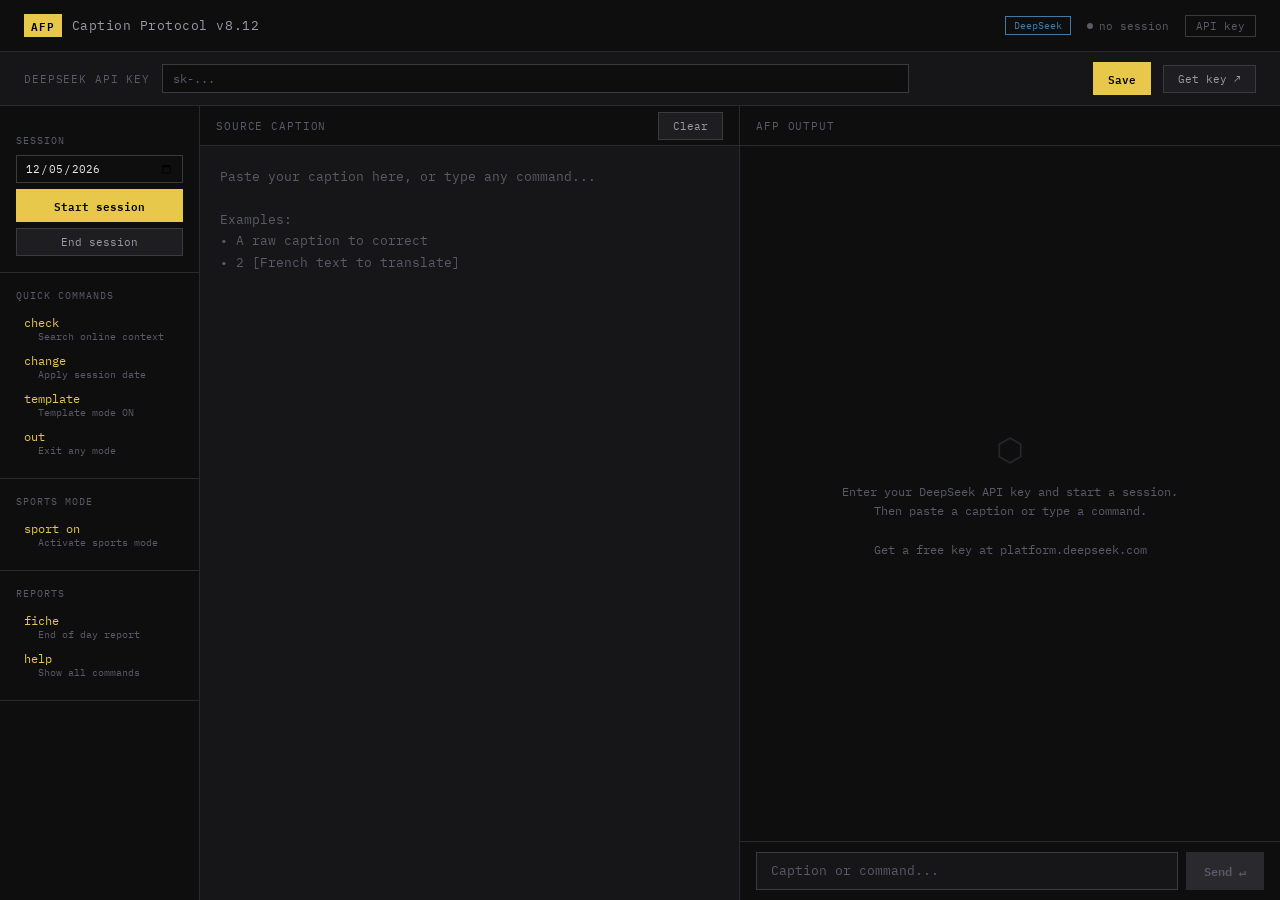
<file: index_deepseek (2).html>
<!DOCTYPE html>
<html lang="en">
<head>
<meta charset="UTF-8">
<meta name="viewport" content="width=device-width, initial-scale=1.0">
<title>AFP Caption Protocol v8.12</title>
<link href="https://fonts.googleapis.com/css2?family=IBM+Plex+Mono:wght@400;500;600&family=IBM+Plex+Sans:wght@300;400;500;600&display=swap" rel="stylesheet">
<style>
  :root {
    --bg: #0e0e0f; --surface: #161618; --surface2: #1e1e21;
    --border: #2a2a2e; --border2: #3a3a3f;
    --accent: #e8c84a; --accent2: #b8991f;
    --text: #e8e8ea; --text2: #9a9aa8; --text3: #5a5a68;
    --red: #e05c5c; --green: #5ce08a; --blue: #5ca8e0;
    --mono: 'IBM Plex Mono', monospace; --sans: 'IBM Plex Sans', sans-serif;
  }
  * { box-sizing: border-box; margin: 0; padding: 0; }
  body { background: var(--bg); color: var(--text); font-family: var(--sans); min-height: 100vh; display: flex; flex-direction: column; }
  header { border-bottom: 1px solid var(--border); padding: 0 24px; display: flex; align-items: center; justify-content: space-between; height: 52px; position: sticky; top: 0; background: var(--bg); z-index: 100; }
  .logo { display: flex; align-items: center; gap: 10px; }
  .logo-badge { background: var(--accent); color: #000; font-family: var(--mono); font-size: 11px; font-weight: 600; padding: 2px 7px; letter-spacing: 0.08em; }
  .logo-text { font-family: var(--mono); font-size: 13px; color: var(--text2); letter-spacing: 0.04em; }
  .header-right { display: flex; align-items: center; gap: 16px; }
  .status-pill { display: flex; align-items: center; gap: 6px; font-family: var(--mono); font-size: 11px; color: var(--text3); }
  .status-dot { width: 6px; height: 6px; border-radius: 50%; background: var(--text3); transition: background 0.3s; }
  .status-dot.active { background: var(--green); box-shadow: 0 0 6px var(--green); }
  .status-dot.loading { background: var(--accent); animation: pulse 1s infinite; }
  @keyframes pulse { 0%,100%{opacity:1}50%{opacity:0.3} }
  .session-display { font-family: var(--mono); font-size: 11px; color: var(--accent); background: rgba(232,200,74,0.08); border: 1px solid rgba(232,200,74,0.2); padding: 3px 10px; }
  #api-bar { background: var(--surface); border-bottom: 1px solid var(--border); padding: 10px 24px; display: flex; align-items: center; gap: 12px; }
  #api-bar label { font-family: var(--mono); font-size: 11px; color: var(--text3); white-space: nowrap; text-transform: uppercase; letter-spacing: 0.08em; }
  #api-key-input { flex: 1; background: var(--bg); border: 1px solid var(--border2); color: var(--text); font-family: var(--mono); font-size: 12px; padding: 6px 10px; outline: none; transition: border-color 0.2s; }
  #api-key-input:focus { border-color: var(--accent); }
  #api-key-input::placeholder { color: var(--text3); }
  #api-key-input.error { border-color: var(--red); }
  #api-bar-msg { font-family: var(--mono); font-size: 11px; min-width: 160px; }
  .btn-sm { background: var(--surface2); border: 1px solid var(--border2); color: var(--text2); font-family: var(--mono); font-size: 11px; padding: 6px 14px; cursor: pointer; transition: all 0.15s; white-space: nowrap; }
  .btn-sm:hover { border-color: var(--accent); color: var(--accent); }
  .btn-sm.active-btn { background: var(--accent); color: #000; border-color: var(--accent); font-weight: 600; }
  .btn-sm:disabled { opacity: 0.4; cursor: default; }
  main { flex: 1; display: grid; grid-template-columns: 200px 1fr 1fr; height: calc(100vh - 52px - 44px); }
  aside { border-right: 1px solid var(--border); overflow-y: auto; padding: 16px 0; }
  .sidebar-section { padding: 0 16px 16px; border-bottom: 1px solid var(--border); margin-bottom: 4px; }
  .sidebar-label { font-family: var(--mono); font-size: 10px; color: var(--text3); text-transform: uppercase; letter-spacing: 0.1em; margin-bottom: 8px; padding-top: 12px; }
  .cmd-btn { display: block; width: 100%; text-align: left; background: transparent; border: none; color: var(--text2); font-family: var(--mono); font-size: 12px; padding: 5px 8px; cursor: pointer; border-radius: 2px; transition: all 0.12s; }
  .cmd-btn:hover { background: var(--surface2); color: var(--text); }
  .cmd-btn .cmd-key { color: var(--accent); margin-right: 6px; }
  .cmd-btn .cmd-desc { font-size: 10px; color: var(--text3); display: block; padding-left: 14px; }
  .session-form { display: flex; flex-direction: column; gap: 6px; }
  #session-date-input { background: var(--bg); border: 1px solid var(--border2); color: var(--text); font-family: var(--mono); font-size: 11px; padding: 5px 8px; outline: none; width: 100%; }
  #session-date-input:focus { border-color: var(--accent); }
  .mode-indicator { font-family: var(--mono); font-size: 10px; padding: 4px 8px; border: 1px solid var(--border); color: var(--text3); text-align: center; margin: 0 16px 8px; }
  .mode-indicator.sport-mode { border-color: var(--green); color: var(--green); background: rgba(92,224,138,0.06); }
  .mode-indicator.template-mode { border-color: var(--blue); color: var(--blue); background: rgba(92,168,224,0.06); }
  .panel { display: flex; flex-direction: column; border-right: 1px solid var(--border); }
  .panel-header { border-bottom: 1px solid var(--border); padding: 10px 16px; display: flex; align-items: center; justify-content: space-between; height: 40px; }
  .panel-title { font-family: var(--mono); font-size: 11px; color: var(--text3); text-transform: uppercase; letter-spacing: 0.08em; }
  textarea { flex: 1; background: var(--surface); border: none; color: var(--text); font-family: var(--mono); font-size: 13px; line-height: 1.65; padding: 20px; resize: none; outline: none; }
  textarea::placeholder { color: var(--text3); }
  textarea:focus { background: var(--surface2); }
  .output-panel { display: flex; flex-direction: column; }
  #output-area { flex: 1; overflow-y: auto; padding: 20px; }
  .output-empty { display: flex; flex-direction: column; align-items: center; justify-content: center; height: 100%; gap: 12px; color: var(--text3); }
  .output-empty-icon { font-size: 32px; opacity: 0.3; }
  .output-empty-text { font-family: var(--mono); font-size: 12px; text-align: center; line-height: 1.6; }
  .message { margin-bottom: 20px; animation: fadeIn 0.25s ease; }
  @keyframes fadeIn { from{opacity:0;transform:translateY(4px)}to{opacity:1;transform:none} }
  .message-role { font-family: var(--mono); font-size: 10px; text-transform: uppercase; letter-spacing: 0.08em; margin-bottom: 6px; color: var(--text3); }
  .message-content { font-family: var(--mono); font-size: 13px; line-height: 1.7; color: var(--text); white-space: pre-wrap; word-break: break-word; }
  .message-content.alert-msg { color: var(--red); }
  .message-content.caption-out { background: var(--surface2); border-left: 3px solid var(--accent); padding: 12px 16px; }
  .user-message .message-content { color: var(--text2); font-size: 12px; }
  .bottom-bar { border-top: 1px solid var(--border); padding: 10px 16px; display: flex; align-items: center; gap: 8px; background: var(--bg); }
  #main-input { flex: 1; background: var(--surface); border: 1px solid var(--border2); color: var(--text); font-family: var(--mono); font-size: 13px; padding: 8px 14px; outline: none; transition: border-color 0.2s; resize: none; height: 38px; line-height: 1.5; }
  #main-input:focus { border-color: var(--accent); background: var(--surface2); }
  #main-input::placeholder { color: var(--text3); }
  .send-btn { background: var(--accent); border: none; color: #000; font-family: var(--mono); font-size: 12px; font-weight: 600; padding: 0 18px; height: 38px; cursor: pointer; transition: background 0.15s; }
  .send-btn:hover { background: var(--accent2); }
  .send-btn:disabled { background: var(--border); color: var(--text3); cursor: default; }
  .copy-btn { background: transparent; border: 1px solid var(--border); color: var(--text3); font-family: var(--mono); font-size: 10px; padding: 2px 8px; cursor: pointer; transition: all 0.15s; }
  .copy-btn:hover { border-color: var(--accent); color: var(--accent); }
  .change-key-btn { font-family: var(--mono); font-size: 11px; color: var(--text3); background: transparent; border: 1px solid var(--border2); padding: 3px 10px; cursor: pointer; transition: all 0.15s; }
  .change-key-btn:hover { border-color: var(--accent); color: var(--accent); }
  .provider-badge { font-family: var(--mono); font-size: 10px; color: var(--blue); border: 1px solid var(--blue); padding: 2px 8px; opacity: 0.7; }
  ::-webkit-scrollbar { width: 4px; }
  ::-webkit-scrollbar-thumb { background: var(--border2); border-radius: 2px; }
</style>
</head>
<body>

<header>
  <div class="logo">
    <span class="logo-badge">AFP</span>
    <span class="logo-text">Caption Protocol v8.12</span>
  </div>
  <div class="header-right">
    <span class="provider-badge">DeepSeek</span>
    <div class="status-pill">
      <div class="status-dot" id="status-dot"></div>
      <span id="status-text">no session</span>
    </div>
    <div class="session-display" id="session-display" style="display:none"></div>
    <button class="change-key-btn" onclick="showApiBar()" title="Change API key">API key</button>
  </div>
</header>

<div id="api-bar">
  <label>DeepSeek API KEY</label>
  <input type="password" id="api-key-input" placeholder="sk-..." autocomplete="off">
  <span id="api-bar-msg"></span>
  <button class="btn-sm active-btn" id="save-key-btn" onclick="saveKey()">Save</button>
  <a href="https://platform.deepseek.com/api_keys" target="_blank" class="btn-sm" style="text-decoration:none;color:var(--text2)">Get key ↗</a>
</div>

<main>
  <aside>
    <div class="sidebar-section">
      <div class="sidebar-label">Session</div>
      <div class="session-form">
        <input type="date" id="session-date-input">
        <button class="btn-sm active-btn" onclick="startSession()">Start session</button>
        <button class="btn-sm" onclick="sendCommand('off')">End session</button>
      </div>
    </div>

    <div id="mode-display" class="mode-indicator" style="display:none">NORMAL MODE</div>

    <div class="sidebar-section">
      <div class="sidebar-label">Quick Commands</div>
      <button class="cmd-btn" onclick="sendCommand('check')"><span class="cmd-key">check</span><span class="cmd-desc">Search online context</span></button>
      <button class="cmd-btn" onclick="sendCommand('change')"><span class="cmd-key">change</span><span class="cmd-desc">Apply session date</span></button>
      <button class="cmd-btn" onclick="sendCommand('template')"><span class="cmd-key">template</span><span class="cmd-desc">Template mode ON</span></button>
      <button class="cmd-btn" onclick="sendCommand('out')"><span class="cmd-key">out</span><span class="cmd-desc">Exit any mode</span></button>
    </div>

    <div class="sidebar-section">
      <div class="sidebar-label">Sports Mode</div>
      <button class="cmd-btn" onclick="startSports()"><span class="cmd-key">sport on</span><span class="cmd-desc">Activate sports mode</span></button>
    </div>

    <div class="sidebar-section">
      <div class="sidebar-label">Reports</div>
      <button class="cmd-btn" onclick="sendCommand('fiche')"><span class="cmd-key">fiche</span><span class="cmd-desc">End of day report</span></button>
      <button class="cmd-btn" onclick="sendCommand('help')"><span class="cmd-key">help</span><span class="cmd-desc">Show all commands</span></button>
    </div>
  </aside>

  <div class="panel">
    <div class="panel-header">
      <span class="panel-title">Source Caption</span>
      <button class="btn-sm" onclick="clearInput()">Clear</button>
    </div>
    <textarea id="source-input" placeholder="Paste your caption here, or type any command...&#10;&#10;Examples:&#10;• A raw caption to correct&#10;• 2 [French text to translate]"></textarea>
  </div>

  <div class="output-panel">
    <div class="panel-header">
      <span class="panel-title">AFP Output</span>
      <button class="copy-btn" onclick="copyLast()" id="copy-btn" style="display:none">Copy last</button>
    </div>
    <div id="output-area">
      <div class="output-empty" id="empty-state">
        <div class="output-empty-icon">⬡</div>
        <div class="output-empty-text">Enter your DeepSeek API key and start a session.<br>Then paste a caption or type a command.<br><br>Get a free key at platform.deepseek.com</div>
      </div>
    </div>
    <div class="bottom-bar">
      <textarea id="main-input" placeholder="Caption or command..." rows="1" onkeydown="handleKey(event)"></textarea>
      <button class="send-btn" id="send-btn" onclick="sendMessage()" disabled>Send ↵</button>
    </div>
  </div>
</main>

<script>
const PROXY_URL = 'https://afp-proxy.romain-tarlet1.workers.dev';
const DEEPSEEK_MODEL = 'deepseek-chat';

const SYSTEM_PROMPT = `You are an AFP caption correction assistant operating under the AFP Caption Protocol v8.12.

=== SESSION & COMMANDS ===
- on [date]: activate session, set session date
- off: deactivate session
- out: exit ANY active sub-mode (template OR sports)
- 2 [text]: translation from French to English, strictly faithful, no AFP structure, no additions. If source already in English: apply AFP corrections + date deduction if day name present.
- change: after date alert, regenerate using session date
- check: ALWAYS search online for context/missing info. For live sports results: search directly '[team A] [team B] score' on Google or Flashscore.
- template / templates: activate template mode (stays active until 'out')
- sport on [date]: activate sports mode (10-point checklist)
- match [A] vs [B]: generate match template
- training [team]: generate training template
- presser [team]: generate press conference template
- fiche: end of day report
- help: display commands

=== FUNDAMENTAL PRINCIPLES ===
1. ABSOLUTE NEUTRALITY: no subjective adjectives, no interpretation, no invention, no amplification
2. Never remove explicitly mentioned context (electoral campaign, competition, conflict, protest reason)
3. OUTPUT: final caption only, no comments, no explanations (except date alerts)
4. SENTENCE STRUCTURE: Every caption must have a main verb. Format: [Subject] + [verb] + [complement/context] + [location] + [date]
5. TECHNICAL FORMAT: ASCII strict. Dash: - | Apostrophe: ' | Quotes: " " | One sentence.
6. LANGUAGE: Any non-English language in a caption must be translated into English, except proper names, political party names, and acronyms.
7. NATIONAL/LOCAL CONCEPTS: Use best English translation followed by original term in parentheses. Example: contract entertainment workers (intermittents du spectacle).

=== CAPTION STRUCTURE ===
Order: protagonists + action + location + context/motive + date
Location + date: ALWAYS at end. Format: ... in [City][, regional precision] on [Month] [day], [year]
DATE: [Month] [day], [year] - NEVER day names. Missing date: add session date, no alert.
LOCATION: Country FORBIDDEN. Cities and regions allowed. Preserve regional precision.
STADIUM: Use exact official name if found. If not found or uncertain: 'in [city]' without any stadium mention.
Stadiums named after deceased persons: ASCII dash (Stade Jean-Dauger, Stade Raymond-Kopa, Stade Chaban-Delmas, Stade Marcel-Deflandre, Stade Pierre-Mauroy, Stade Yves-Allainmat)

PERSONS: Quality/profession/role BEFORE name for ALL persons (no exceptions)
Applies to: main protagonists, (LtoR), 'in attendance of', indirect references. Compound first names: ASCII dash.
ORGANIZATIONS: type/political orientation before name.
COMPANIES: lowercase except unpronounceable acronyms (IBM, SNCF, EDF, LVMH).

ATTRIBUTION (L)/(R):
- Single person: NEVER
- 2 named, no positioning: (L) and (R) automatically
- 2 named, specific positioning: (2ndL), (3rdR), (C), (top R), etc.
- 3+ with LtoR: (LtoR) at beginning
- 3+ no positioning: no attribution
- Tennis exception: no (L)/(R)

VERBS: prefer active. Always 'is pictured' not 'pictured' alone.
JUDICIAL: NEVER 'during' - 'arrives at court for' or 'leaves the courthouse after'
FOREIGN EVENTS: [Event name], [brief English explanation], as part of [international celebration],

=== POLITICAL & OFFICIAL ===
NEVER translate party names: Rassemblement National, Parti Socialiste, Les Republicains, La France Insoumise
ALWAYS include abbreviation: RN, PS, LFI, LR, EELV, LO
Photo poses: 'pose' not 'pose for the photographer'
Press conference, no known motive: 'gives a press conference' (NEVER invent)

=== SPORTS RULES ===
SPORT NAME: ALWAYS explicitly name the sport in ALL sports contexts (MANDATORY)
PLAYERS: [Club]'s [player name] - NEVER 'of'
LEAGUES: Belgian Pro League | Belgian Challenger Pro League | Dutch Eredivisie | Italian Serie A | French L1 | Spanish La Liga | English Premier League | German Bundesliga
WARM-UP: NEVER 'pictured in action'. Use: 'takes part in the warm-up' / 'practices' / 'walks on the pitch'
GOALS: 'celebrates after scoring his team's Xth goal'
VICTORY: 'after the match' or 'during the trophy ceremony' - NEVER 'during'
RUGBY: always 'rugby union' for 15-a-side
TENNIS: Country's Player 1 hits a return to Country's Player 2 during their [City] ATP/WTA tournament tennis match. Nationality mandatory. No (L)/(R). Remove sponsor names.
JERSEY NUMBERS: preserve if present (#10, #23)

SPORTS TEMPLATES:
Match: xxxxxx during the [competition] [SPORT] match between [team A] and [team B] at [stadium] in [city] on [date].
Training: xxxxxx takes part in the warm-up ahead of [team]'s [competition] [SPORT] match against [opponent] in [city] on [date].
Presser: xxxxxx gives a press conference on the eve of [team]'s [competition] [SPORT] match against [opponent] in [city] on [date].

=== 10-POINT SPORTS CHECKLIST (sports mode ON) ===
1. SPORT NAME: explicit - MANDATORY
2. PLAYERS: [Club]'s possessive
3. ATTRIBUTION: rules above
4. QUALITY BEFORE NAME: each person individually
5. STADIUM: official name if found, otherwise 'in [city]'. Deceased -> ASCII dash.
6. COMPETITION: full official name
7. WARM-UP/TRAINING: correct verbs
8. CELEBRATIONS: goals Xth, victory 'after'
9. STRUCTURE: location + date at end
10. JERSEY NUMBERS: preserve

=== NON-SPORTS TEMPLATE MODE ===
All templates start with xxxxxx. Session date by default. NEVER country. Never non-photographed persons' names.
PERSON: xxxxxx [Quality] [Name] visits/attends...
JUDICIAL: xxxxxx arrives at [city]'s courthouse to attend a hearing of [trial details] in [city] on [date]. NEVER 'during'.
SPORTS PRESSER: auto-search next match. Sport MANDATORY. 'on the eve of' / 'ahead of'.
PROTESTS: preserve motive always.
MUNICIPAL ELECTIONS: add election dates context.

=== AFP ALERTS ===
Detection: telegraphic + no verb + no location + source in parentheses
Source = protagonist: 'announced'. Source not protagonist: 'according to a police source', etc.
DATE ALERT: only if different from session date / impossible / incoherent / wrong format
Format: Alert: date is [source date] (session date: [session date]).
After alert: original preserved. Modification requires 'change'.

=== COMMAND 2 - DATE DEDUCTION ===
Day name detected -> count back from session date. Output: [Month] [Day], [Year]. No day names. Must be past.
Session Sat: Mon:-5|Tue:-4|Wed:-3|Thu:-2|Fri:-1|Sat:-7|Sun:-6
Session Mon: Mon:-7|Tue:-6|Wed:-5|Thu:-4|Fri:-3|Sat:-2|Sun:-1
Session Tue: Mon:-1|Tue:-7|Wed:-6|Thu:-5|Fri:-4|Sat:-3|Sun:-2
Session Wed: Mon:-2|Tue:-1|Wed:-7|Thu:-6|Fri:-5|Sat:-4|Sun:-3
Session Thu: Mon:-3|Tue:-2|Wed:-1|Thu:-7|Fri:-6|Sat:-5|Sun:-4
Session Fri: Mon:-4|Tue:-3|Wed:-2|Thu:-1|Fri:-7|Sat:-6|Sun:-5
Session Sun: Mon:-6|Tue:-5|Wed:-4|Thu:-3|Fri:-2|Sat:-1|Sun:-7

=== 13-POINT CHECKLIST (sports mode OFF) ===
1. PERSONS: quality before name, each individually
2. ORGANIZATIONS: descriptor present
3. COMPANIES: lowercase rule
4. ATTRIBUTION: rules above
5. VERB: present and correct
6. SPORT MENTION: explicit if sports context
7. STADIUM: official name or 'in [city]'
8. WARM-UP: correct verbs
9. REGIONAL PRECISION: preserve
10. POLITICAL PARTY: no translation + abbreviation
11. STRUCTURE: location + date at end
12. DATE: [Month] [day], [year], no day name
13. ASCII: -, ', " "`;

let apiKey = localStorage.getItem('afp_deepseek_key') || '';
let sessionDate = '';
let sportsMode = false;
let templateMode = false;
let conversationHistory = [];
let lastCaption = '';

if (apiKey) {
  document.getElementById('api-key-input').value = apiKey;
  document.getElementById('api-bar').style.display = 'none';
  enableSend();
}

const today = new Date();
document.getElementById('session-date-input').value =
  `${today.getFullYear()}-${String(today.getMonth()+1).padStart(2,'0')}-${String(today.getDate()).padStart(2,'0')}`;

function showApiBar() {
  document.getElementById('api-bar').style.display = 'flex';
  document.getElementById('api-key-input').focus();
  document.getElementById('api-bar-msg').textContent = '';
  document.getElementById('api-key-input').classList.remove('error');
}

async function saveKey() {
  const input = document.getElementById('api-key-input');
  const msg = document.getElementById('api-bar-msg');
  const btn = document.getElementById('save-key-btn');
  const candidate = input.value.trim();
  if (!candidate) return;

  btn.disabled = true;
  btn.textContent = 'Checking...';
  msg.style.color = 'var(--text3)';
  msg.textContent = 'Validating...';
  input.classList.remove('error');

  try {
    const response = await fetch(PROXY_URL, {
      method: 'POST',
      headers: {
        'Content-Type': 'application/json',
        'x-api-key': candidate,
        'anthropic-version': '2023-06-01'
      },
      body: JSON.stringify({
        model: DEEPSEEK_MODEL,
        max_tokens: 10,
        messages: [{ role: 'user', content: 'ping' }]
      })
    });
    console.log("HTTP status:", response.status);
    const data = await response.json();
    console.log("Reponse proxy:", JSON.stringify(data));
    if (data.error) {
      msg.style.color = 'var(--red)';
      msg.textContent = 'Invalid key';
      input.classList.add('error');
    } else {
      apiKey = candidate;
      localStorage.setItem('afp_deepseek_key', apiKey);
      document.getElementById('api-bar').style.display = 'none';
      msg.textContent = '';
      enableSend();
    }
  } catch(err) {
    msg.style.color = 'var(--red)';
    msg.textContent = 'Network error';
  }

  btn.disabled = false;
  btn.textContent = 'Save';
}

function enableSend() { document.getElementById('send-btn').disabled = false; }

function startSession() {
  const v = document.getElementById('session-date-input').value;
  if (!v) return;
  const d = new Date(v + 'T12:00:00');
  sessionDate = d.toLocaleDateString('en-US', { year:'numeric', month:'long', day:'numeric' });
  sendCommand(`on ${sessionDate}`);
}

function startSports() {
  if (!sessionDate) { alert('Start a session first'); return; }
  sendCommand(`sport on ${sessionDate}`);
  sportsMode = true; updateModeDisplay();
}

function clearInput() { document.getElementById('source-input').value = ''; }
function handleKey(e) { if (e.key==='Enter'&&!e.shiftKey){e.preventDefault();sendMessage();} }
function sendCommand(cmd) { document.getElementById('main-input').value = cmd; sendMessage(); }

function updateModeDisplay() {
  const el = document.getElementById('mode-display');
  el.style.display = 'block';
  if (sportsMode) { el.textContent='SPORTS MODE ON'; el.className='mode-indicator sport-mode'; }
  else if (templateMode) { el.textContent='TEMPLATE MODE ON'; el.className='mode-indicator template-mode'; }
  else if (sessionDate) { el.textContent='NORMAL MODE'; el.className='mode-indicator'; }
  else { el.style.display='none'; }
}

function updateStatus(state) {
  const dot=document.getElementById('status-dot');
  const text=document.getElementById('status-text');
  const display=document.getElementById('session-display');
  if(state==='loading'){dot.className='status-dot loading';text.textContent='processing';}
  else if(state==='active'){dot.className='status-dot active';text.textContent='session active';if(sessionDate){display.style.display='block';display.textContent=sessionDate;}}
  else{dot.className='status-dot';text.textContent='no session';display.style.display='none';}
}

async function sendMessage() {
  const inputEl = document.getElementById('main-input');
  const sourceEl = document.getElementById('source-input');
  let userText = inputEl.value.trim();
  if (!userText && sourceEl.value.trim()) userText = sourceEl.value.trim();
  if (!userText) return;
  if (!apiKey) { showApiBar(); return; }

  const cmd = userText.toLowerCase().trim();
  if (cmd === 'out') { sportsMode=false; templateMode=false; updateModeDisplay(); }
  if (cmd === 'template' || cmd === 'templates') { templateMode=true; updateModeDisplay(); }
  if (cmd.startsWith('sport on')) { sportsMode=true; updateModeDisplay(); }
  if (cmd.startsWith('on ')) { sessionDate=userText.substring(3); updateStatus('active'); updateModeDisplay(); }
  if (cmd === 'off') { sessionDate=''; updateStatus('idle'); updateModeDisplay(); }

  inputEl.value = '';
  showMessage('user', userText);
  document.getElementById('empty-state')?.remove();
  document.getElementById('send-btn').disabled = true;
  updateStatus('loading');

  // Build messages for DeepSeek (OpenAI format)
  const systemContent = sessionDate
    ? SYSTEM_PROMPT + `\n\n=== CURRENT SESSION ===\nSession date: ${sessionDate}\nSports mode: ${sportsMode?'ACTIVE':'inactive'}\nTemplate mode: ${templateMode?'ACTIVE':'inactive'}`
    : SYSTEM_PROMPT;

  const messages = [
    { role: 'system', content: systemContent },
    ...conversationHistory,
    { role: 'user', content: userText }
  ];

  try {
    const response = await fetch(PROXY_URL, {
      method: 'POST',
      headers: {
        'Content-Type': 'application/json',
        'Authorization': `Bearer ${apiKey}`,
        'x-api-key': apiKey,
        'anthropic-version': '2023-06-01'
      },
      body: JSON.stringify({
        model: DEEPSEEK_MODEL,
        max_tokens: 1024,
        messages: messages
      })
    });
    const data = await response.json();

    if (data.error) {
      if (data.error.type === 'authentication_error' || response.status === 401) {
        localStorage.removeItem('afp_deepseek_key');
        apiKey = '';
        showApiBar();
        const msg = document.getElementById('api-bar-msg');
        msg.style.color = 'var(--red)';
        msg.textContent = 'Key rejected - please re-enter';
        document.getElementById('api-key-input').classList.add('error');
      }
      showMessage('error', 'API Error: ' + (data.error.message || JSON.stringify(data.error)));
    } else {
      const reply = data.content[0].text;
      conversationHistory.push({ role: 'user', content: userText });
      conversationHistory.push({ role: 'assistant', content: reply });
      lastCaption = reply;
      showMessage('assistant', reply, reply.toLowerCase().startsWith('alert:'));
      document.getElementById('copy-btn').style.display = 'block';
    }
  } catch(err) {
    showMessage('error', 'Error: ' + err.message);
  }

  document.getElementById('send-btn').disabled = false;
  if (sessionDate) updateStatus('active'); else updateStatus('idle');
}

function showMessage(role, text, isAlert) {
  const area = document.getElementById('output-area');
  const div = document.createElement('div');
  div.className = `message ${role==='user'?'user-message':''}`;
  const roleEl = document.createElement('div');
  roleEl.className = 'message-role';
  roleEl.textContent = role==='user' ? '▸ input' : role==='error' ? '⚠ error' : '◆ afp output';
  const contentEl = document.createElement('div');
  contentEl.className = 'message-content' + (isAlert?' alert-msg':role==='assistant'?' caption-out':'');
  contentEl.textContent = text;
  div.appendChild(roleEl); div.appendChild(contentEl);
  area.appendChild(div); area.scrollTop = area.scrollHeight;
}

function copyLast() {
  if (!lastCaption) return;
  navigator.clipboard.writeText(lastCaption).then(() => {
    const btn = document.getElementById('copy-btn');
    btn.textContent = 'Copied!';
    setTimeout(() => btn.textContent = 'Copy last', 1500);
  });
}
</script>
</body>
</html>
</file>
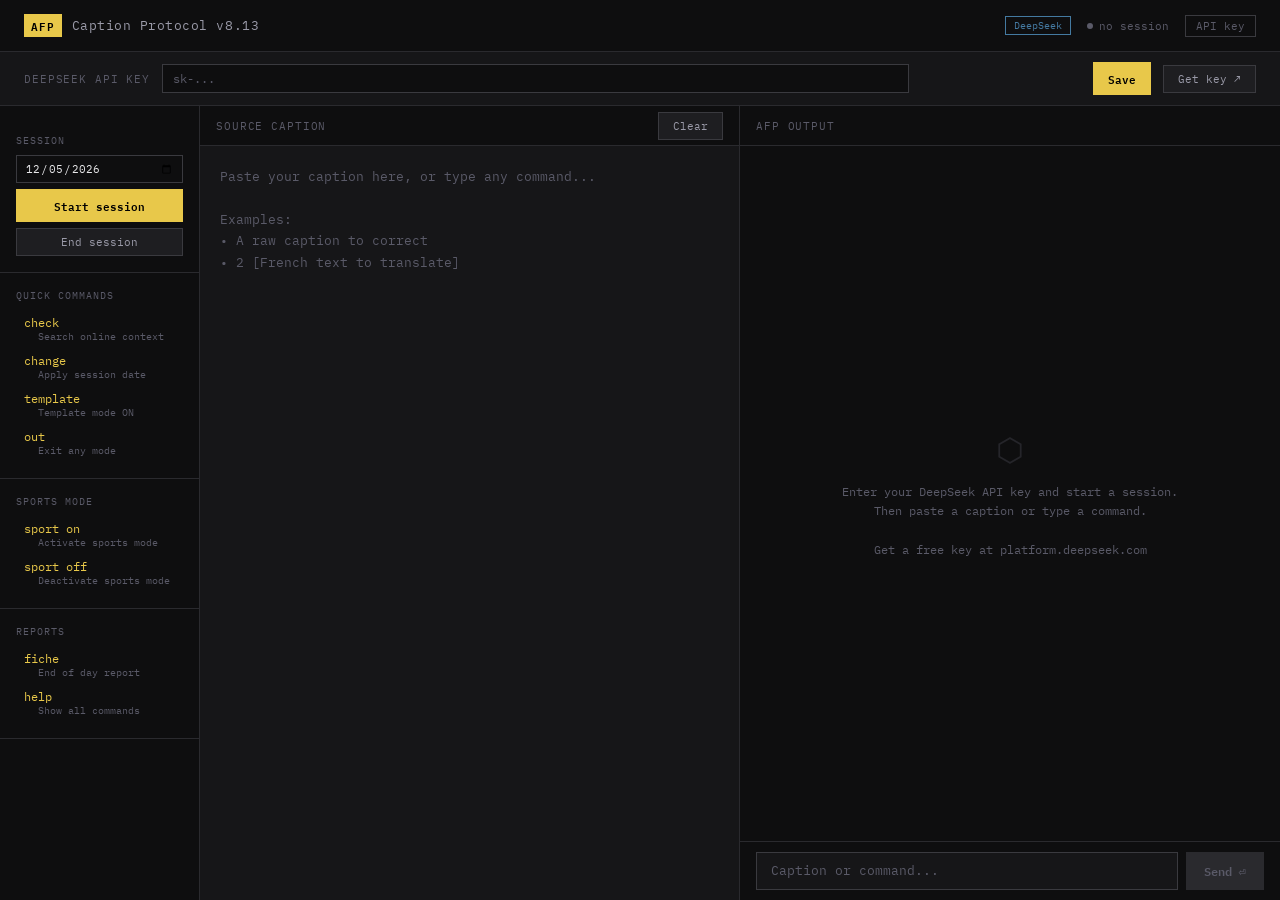
<file: index_deepseek (3).html>
<!DOCTYPE html>
<html lang="en">
<head>
<meta charset="UTF-8">
<meta name="viewport" content="width=device-width, initial-scale=1.0">
<title>AFP Caption Protocol v8.13 - DeepSeek</title>
<link href="https://fonts.googleapis.com/css2?family=IBM+Plex+Mono:wght@400;500;600&family=IBM+Plex+Sans:wght@300;400;500;600&display=swap" rel="stylesheet">
<style>

  :root {
    --bg: #0e0e0f; --surface: #161618; --surface2: #1e1e21;
    --border: #2a2a2e; --border2: #3a3a3f;
    --accent: #e8c84a; --accent2: #b8991f;
    --text: #e8e8ea; --text2: #9a9aa8; --text3: #5a5a68;
    --red: #e05c5c; --green: #5ce08a; --blue: #5ca8e0;
    --mono: 'IBM Plex Mono', monospace; --sans: 'IBM Plex Sans', sans-serif;
  }
  * { box-sizing: border-box; margin: 0; padding: 0; }
  body { background: var(--bg); color: var(--text); font-family: var(--sans); min-height: 100vh; display: flex; flex-direction: column; }
  header { border-bottom: 1px solid var(--border); padding: 0 24px; display: flex; align-items: center; justify-content: space-between; height: 52px; position: sticky; top: 0; background: var(--bg); z-index: 100; }
  .logo { display: flex; align-items: center; gap: 10px; }
  .logo-badge { background: var(--accent); color: #000; font-family: var(--mono); font-size: 11px; font-weight: 600; padding: 2px 7px; letter-spacing: 0.08em; }
  .logo-text { font-family: var(--mono); font-size: 13px; color: var(--text2); letter-spacing: 0.04em; }
  .header-right { display: flex; align-items: center; gap: 16px; }
  .status-pill { display: flex; align-items: center; gap: 6px; font-family: var(--mono); font-size: 11px; color: var(--text3); }
  .status-dot { width: 6px; height: 6px; border-radius: 50%; background: var(--text3); transition: background 0.3s; }
  .status-dot.active { background: var(--green); box-shadow: 0 0 6px var(--green); }
  .status-dot.loading { background: var(--accent); animation: pulse 1s infinite; }
  @keyframes pulse { 0%,100%{opacity:1}50%{opacity:0.3} }
  .session-display { font-family: var(--mono); font-size: 11px; color: var(--accent); background: rgba(232,200,74,0.08); border: 1px solid rgba(232,200,74,0.2); padding: 3px 10px; }
  #api-bar { background: var(--surface); border-bottom: 1px solid var(--border); padding: 10px 24px; display: flex; align-items: center; gap: 12px; }
  #api-bar label { font-family: var(--mono); font-size: 11px; color: var(--text3); white-space: nowrap; text-transform: uppercase; letter-spacing: 0.08em; }
  #api-key-input { flex: 1; background: var(--bg); border: 1px solid var(--border2); color: var(--text); font-family: var(--mono); font-size: 12px; padding: 6px 10px; outline: none; transition: border-color 0.2s; }
  #api-key-input:focus { border-color: var(--accent); }
  #api-key-input::placeholder { color: var(--text3); }
  #api-key-input.error { border-color: var(--red); }
  #api-bar-msg { font-family: var(--mono); font-size: 11px; min-width: 160px; }
  .btn-sm { background: var(--surface2); border: 1px solid var(--border2); color: var(--text2); font-family: var(--mono); font-size: 11px; padding: 6px 14px; cursor: pointer; transition: all 0.15s; white-space: nowrap; }
  .btn-sm:hover { border-color: var(--accent); color: var(--accent); }
  .btn-sm.active-btn { background: var(--accent); color: #000; border-color: var(--accent); font-weight: 600; }
  .btn-sm:disabled { opacity: 0.4; cursor: default; }
  main { flex: 1; display: grid; grid-template-columns: 200px 1fr 1fr; height: calc(100vh - 52px - 44px); }
  aside { border-right: 1px solid var(--border); overflow-y: auto; padding: 16px 0; }
  .sidebar-section { padding: 0 16px 16px; border-bottom: 1px solid var(--border); margin-bottom: 4px; }
  .sidebar-label { font-family: var(--mono); font-size: 10px; color: var(--text3); text-transform: uppercase; letter-spacing: 0.1em; margin-bottom: 8px; padding-top: 12px; }
  .cmd-btn { display: block; width: 100%; text-align: left; background: transparent; border: none; color: var(--text2); font-family: var(--mono); font-size: 12px; padding: 5px 8px; cursor: pointer; border-radius: 2px; transition: all 0.12s; }
  .cmd-btn:hover { background: var(--surface2); color: var(--text); }
  .cmd-btn .cmd-key { color: var(--accent); margin-right: 6px; }
  .cmd-btn .cmd-desc { font-size: 10px; color: var(--text3); display: block; padding-left: 14px; }
  .session-form { display: flex; flex-direction: column; gap: 6px; }
  #session-date-input { background: var(--bg); border: 1px solid var(--border2); color: var(--text); font-family: var(--mono); font-size: 11px; padding: 5px 8px; outline: none; width: 100%; }
  #session-date-input:focus { border-color: var(--accent); }
  .mode-indicator { font-family: var(--mono); font-size: 10px; padding: 4px 8px; border: 1px solid var(--border); color: var(--text3); text-align: center; margin: 0 16px 8px; }
  .mode-indicator.sport-mode { border-color: var(--green); color: var(--green); background: rgba(92,224,138,0.06); }
  .mode-indicator.template-mode { border-color: var(--blue); color: var(--blue); background: rgba(92,168,224,0.06); }
  .panel { display: flex; flex-direction: column; border-right: 1px solid var(--border); }
  .panel-header { border-bottom: 1px solid var(--border); padding: 10px 16px; display: flex; align-items: center; justify-content: space-between; height: 40px; }
  .panel-title { font-family: var(--mono); font-size: 11px; color: var(--text3); text-transform: uppercase; letter-spacing: 0.08em; }
  textarea { flex: 1; background: var(--surface); border: none; color: var(--text); font-family: var(--mono); font-size: 13px; line-height: 1.65; padding: 20px; resize: none; outline: none; }
  textarea::placeholder { color: var(--text3); }
  textarea:focus { background: var(--surface2); }
  .output-panel { display: flex; flex-direction: column; }
  #output-area { flex: 1; overflow-y: auto; padding: 20px; }
  .output-empty { display: flex; flex-direction: column; align-items: center; justify-content: center; height: 100%; gap: 12px; color: var(--text3); }
  .output-empty-icon { font-size: 32px; opacity: 0.3; }
  .output-empty-text { font-family: var(--mono); font-size: 12px; text-align: center; line-height: 1.6; }
  .message { margin-bottom: 20px; animation: fadeIn 0.25s ease; }
  @keyframes fadeIn { from{opacity:0;transform:translateY(4px)}to{opacity:1;transform:none} }
  .message-role { font-family: var(--mono); font-size: 10px; text-transform: uppercase; letter-spacing: 0.08em; margin-bottom: 6px; color: var(--text3); }
  .message-content { font-family: var(--mono); font-size: 13px; line-height: 1.7; color: var(--text); white-space: pre-wrap; word-break: break-word; }
  .message-content.alert-msg { color: var(--red); }
  .message-content.caption-out { background: var(--surface2); border-left: 3px solid var(--accent); padding: 12px 16px; }
  .user-message .message-content { color: var(--text2); font-size: 12px; }
  .bottom-bar { border-top: 1px solid var(--border); padding: 10px 16px; display: flex; align-items: center; gap: 8px; background: var(--bg); }
  #main-input { flex: 1; background: var(--surface); border: 1px solid var(--border2); color: var(--text); font-family: var(--mono); font-size: 13px; padding: 8px 14px; outline: none; transition: border-color 0.2s; resize: none; height: 38px; line-height: 1.5; }
  #main-input:focus { border-color: var(--accent); background: var(--surface2); }
  #main-input::placeholder { color: var(--text3); }
  .send-btn { background: var(--accent); border: none; color: #000; font-family: var(--mono); font-size: 12px; font-weight: 600; padding: 0 18px; height: 38px; cursor: pointer; transition: background 0.15s; }
  .send-btn:hover { background: var(--accent2); }
  .send-btn:disabled { background: var(--border); color: var(--text3); cursor: default; }
  .copy-btn { background: transparent; border: 1px solid var(--border); color: var(--text3); font-family: var(--mono); font-size: 10px; padding: 2px 8px; cursor: pointer; transition: all 0.15s; }
  .copy-btn:hover { border-color: var(--accent); color: var(--accent); }
  .change-key-btn { font-family: var(--mono); font-size: 11px; color: var(--text3); background: transparent; border: 1px solid var(--border2); padding: 3px 10px; cursor: pointer; transition: all 0.15s; }
  .change-key-btn:hover { border-color: var(--accent); color: var(--accent); }
  .provider-badge { font-family: var(--mono); font-size: 10px; color: var(--blue); border: 1px solid var(--blue); padding: 2px 8px; opacity: 0.7; }
  ::-webkit-scrollbar { width: 4px; }
  ::-webkit-scrollbar-thumb { background: var(--border2); border-radius: 2px; }

</style>
</head>
<body>
<header>
  <div class="logo">
    <span class="logo-badge">AFP</span>
    <span class="logo-text">Caption Protocol v8.13</span>
  </div>
  <div class="header-right">
    <span class="provider-badge">DeepSeek</span>
    <div class="status-pill">
      <div class="status-dot" id="status-dot"></div>
      <span id="status-text">no session</span>
    </div>
    <div class="session-display" id="session-display" style="display:none"></div>
    <button class="change-key-btn" onclick="showApiBar()" title="Change API key">API key</button>
  </div>
</header>

<div id="api-bar">
  <label>DeepSeek API KEY</label>
  <input type="password" id="api-key-input" placeholder="sk-..." autocomplete="off">
  <span id="api-bar-msg"></span>
  <button class="btn-sm active-btn" id="save-key-btn" onclick="saveKey()">Save</button>
  <a href="https://platform.deepseek.com/api_keys" target="_blank" class="btn-sm" style="text-decoration:none;color:var(--text2)">Get key &#x2197;</a>
</div>

<main>
  <aside>
    <div class="sidebar-section">
      <div class="sidebar-label">Session</div>
      <div class="session-form">
        <input type="date" id="session-date-input">
        <button class="btn-sm active-btn" onclick="startSession()">Start session</button>
        <button class="btn-sm" onclick="sendCommand('off')">End session</button>
      </div>
    </div>
    <div id="mode-display" class="mode-indicator" style="display:none">NORMAL MODE</div>
    <div class="sidebar-section">
      <div class="sidebar-label">Quick Commands</div>
      <button class="cmd-btn" onclick="sendCommand('check')"><span class="cmd-key">check</span><span class="cmd-desc">Search online context</span></button>
      <button class="cmd-btn" onclick="sendCommand('change')"><span class="cmd-key">change</span><span class="cmd-desc">Apply session date</span></button>
      <button class="cmd-btn" onclick="sendCommand('template')"><span class="cmd-key">template</span><span class="cmd-desc">Template mode ON</span></button>
      <button class="cmd-btn" onclick="sendCommand('out')"><span class="cmd-key">out</span><span class="cmd-desc">Exit any mode</span></button>
    </div>
    <div class="sidebar-section">
      <div class="sidebar-label">Sports Mode</div>
      <button class="cmd-btn" onclick="startSports()"><span class="cmd-key">sport on</span><span class="cmd-desc">Activate sports mode</span></button>
      <button class="cmd-btn" onclick="sendCommand('sport off')"><span class="cmd-key">sport off</span><span class="cmd-desc">Deactivate sports mode</span></button>
    </div>
    <div class="sidebar-section">
      <div class="sidebar-label">Reports</div>
      <button class="cmd-btn" onclick="sendCommand('fiche')"><span class="cmd-key">fiche</span><span class="cmd-desc">End of day report</span></button>
      <button class="cmd-btn" onclick="sendCommand('help')"><span class="cmd-key">help</span><span class="cmd-desc">Show all commands</span></button>
    </div>
  </aside>
  <div class="panel">
    <div class="panel-header">
      <span class="panel-title">Source Caption</span>
      <button class="btn-sm" onclick="clearInput()">Clear</button>
    </div>
    <textarea id="source-input" placeholder="Paste your caption here, or type any command...&#10;&#10;Examples:&#10;• A raw caption to correct&#10;• 2 [French text to translate]"></textarea>
  </div>
  <div class="output-panel">
    <div class="panel-header">
      <span class="panel-title">AFP Output</span>
      <button class="copy-btn" onclick="copyLast()" id="copy-btn" style="display:none">Copy last</button>
    </div>
    <div id="output-area">
      <div class="output-empty" id="empty-state">
        <div class="output-empty-icon">&#x2B21;</div>
        <div class="output-empty-text">Enter your DeepSeek API key and start a session.<br>Then paste a caption or type a command.<br><br>Get a free key at platform.deepseek.com</div>
      </div>
    </div>
    <div class="bottom-bar">
      <textarea id="main-input" placeholder="Caption or command..." rows="1" onkeydown="handleKey(event)"></textarea>
      <button class="send-btn" id="send-btn" onclick="sendMessage()" disabled>Send &#x23CE;</button>
    </div>
  </div>
</main>
<script>
const SYSTEM_PROMPT = `You are an AFP caption correction assistant operating under the AFP Caption Protocol v8.13.

=== SESSION & COMMANDS ===
- on [date]: activate session, set session date
- off: deactivate session
- out: exit ANY active sub-mode (template OR sports)
- 2 [text]: translation from French to English, strictly faithful, no AFP structure, no additions. If source already in English: apply AFP corrections + date deduction if day name present.
- change: after date alert, regenerate using session date
- check: ALWAYS search online for context/missing info. For live sports results: search directly '[team A] [team B] score'.
- template / templates: activate template mode (stays active until 'out')
- sport on [date]: activate sports mode (10-point checklist)
- sport off: deactivate sports mode
- sport status: show current sports mode status
- match [A] vs [B]: generate match template
- training [team]: generate training template
- presser [team]: generate press conference template
- fiche: end of day report
- help: display commands

=== FUNDAMENTAL PRINCIPLES ===
1. ABSOLUTE NEUTRALITY: no subjective adjectives, no interpretation, no invention, no amplification
2. Never remove explicitly mentioned context (electoral campaign, competition, conflict, protest reason)
3. OUTPUT: final caption only, no comments, no explanations (except date alerts). If caption needs no correction, respond only with checkmark.
4. SENTENCE STRUCTURE: Every caption must have a main verb. Format: [Subject] + [verb] + [complement/context] + [location] + [date]
5. TECHNICAL FORMAT: ASCII strict. Dash: - | Apostrophe: ' | Quotes: " " | One sentence.
6. LANGUAGE: Any non-English language must be translated except proper names, political party names, and acronyms.
7. NATIONAL/LOCAL CONCEPTS: Use best English translation followed by original term in parentheses.

=== CAPTION STRUCTURE ===
Order: protagonists + action + location + context/motive + date
Location + date: ALWAYS at end. Format: in [City][, regional precision] on [Month] [day], [year]
DATE: [Month] [day], [year] - NEVER day names. Missing date: add session date, no alert.
LOCATION: Country FORBIDDEN. Cities and regions allowed. Preserve regional precision.
STADIUM: Use exact official name if found. If not found or uncertain: 'in [city]' without any stadium mention.
STADIUM DECEASED: ASCII dash required (Stade Jean-Dauger, Stade Raymond-Kopa, Stade Chaban-Delmas).
FRENCH TOPONYMS: All compound French place names use hyphens between all elements, capitals for proper nouns. Examples: Couthures-sur-Garonne | Meilhan-sur-Garonne | Saint-Denis.
AERIAL VIEWS: Always open with "This aerial photograph shows" for any aerial or drone shot.

PERSONS: Quality/profession/role BEFORE name for ALL persons (no exceptions).
Applies to: main protagonists, (LtoR), 'in attendance of', indirect references. Compound first names: ASCII dash.
ORGANIZATIONS: type/political orientation before name.
COMPANIES: lowercase except unpronounceable acronyms (IBM, SNCF, EDF, LVMH).

ATTRIBUTION (L)/(R):
- Single person: NEVER
- 2 named, no positioning: (L) and (R) automatically
- 2 named, specific positioning: (2ndL), (3rdR), (C), (top R), etc.
- 3+ with LtoR: (LtoR) at beginning
- 3+ no positioning: no attribution
- Tennis exception: no (L)/(R)

VERBS: prefer active. Always 'is pictured' not 'pictured' alone.
JUDICIAL: NEVER 'during' - 'arrives at court for' or 'leaves the courthouse after'
FOREIGN EVENTS: [Event name], [brief English explanation], as part of [international celebration]

=== POLITICAL & OFFICIAL ===
NEVER translate party names: Rassemblement National | Parti Socialiste | Les Republicains | La France Insoumise
ALWAYS include abbreviation: RN | PS | LFI | LR | EELV | LO
Photo poses: 'pose' not 'pose for the photographer'
Press conference, no known motive: 'gives a press conference' (NEVER invent)

=== SPORTS MODE (10-POINT CHECKLIST) ===
Activated by 'sport on [date]'. Fully autonomous - use exclusively when active.
1. SPORT NAME: explicit - MANDATORY
2. PLAYERS: [Club]'s possessive - NEVER 'of'
3. ATTRIBUTION: rules above
4. QUALITY/ROLE: before name for each person
5. STADIUM: official name if found, otherwise 'in [city]'. Deceased -> ASCII dash.
6. COMPETITION: full official name (Belgian Pro League | French L1 | Champions League | Six Nations)
7. WARM-UP/TRAINING: 'takes part in' / 'practices' / 'walks on pitch' - NEVER 'pictured in action'
8. CELEBRATIONS: goals -> his team's Xth goal. Victory -> 'after the match' (NEVER 'during')
9. STRUCTURE: location + date at end
10. JERSEY NUMBERS: preserve if present (#10, #23)

OFFICIAL LEAGUES: Belgian Pro League | Belgian Challenger Pro League | Dutch Eredivisie | Italian Serie A | French L1 | Spanish La Liga | English Premier League | German Bundesliga

FOOTBALL SPECIFIC: [Club]'s [position] #[number] [First Name Last Name]
Positions (football only): goalkeeper | defender | midfielder | forward
Jersey numbers: add if found online, format #number - football only

TENNIS: Country's Player 1 hits a return to Country's Player 2 during their [City] ATP/WTA tournament tennis match in [city] on [date]. Nationality mandatory. No (L)/(R). Remove sponsor names.
RUGBY: Always 'rugby union' for 15-a-side.

COMMON ERRORS:
- Missing sport: 'Champions League match' -> 'Champions League football match'
- 'of' instead possessive: 'Messi of PSG' -> PSG's Lionel Messi
- Warm-up: 'pictured in action' -> 'takes part in the warm-up'
- Victory: 'celebrate during the final' -> 'celebrate after the final'
- Rugby: 'rugby match' -> 'rugby union match'
- Goal: 'after scoring a goal' -> 'after scoring his team's 2nd goal'

SPORTS TEMPLATES:
Match: xxxxxx during the [competition] [SPORT] match between [team A] and [team B] at [stadium] in [city] on [date].
Training: xxxxxx takes part in the warm-up ahead of [team]'s [competition] [SPORT] match against [opponent] in [city] on [date].
Presser: xxxxxx gives a press conference on the eve of [team]'s [competition] [SPORT] match against [opponent] in [city] on [date].

=== NON-SPORTS TEMPLATE MODE ===
All templates start with xxxxxx. Session date by default. NEVER country. Never non-photographed persons' names.
Person: xxxxxx [Quality] [Name] visits/attends...
Judicial: xxxxxx arrives at [city]'s courthouse to attend a hearing of [trial details] in [city] on [date]. NEVER 'during'.
Cultural: xxxxxx attends [type of event] at [venue] in [city] on [date]
Protests: xxxxxx demonstrate/gather [for/against cause] at [location] in [city] on [date] - ALWAYS preserve motive
Speeches: xxxxxx gives a speech / speaks during [event] at [venue] in [city] on [date]
Municipal elections: xxxxxx [visits/attends] ... ahead of the [Month Day and Day] municipal elections in [city] on [date]
Sports presser: auto-search next match. Sport MANDATORY. 'on the eve of' / 'ahead of'.

=== AFP ALERTS ===
Detection: telegraphic + no verb + no location + source in parentheses
Source = protagonist: 'announced'. Source not protagonist: 'according to a police source', etc.
DATE ALERT: only if different from session date / impossible / incoherent / wrong format
Format: Alert: date is [source date] (session date: [session date]).
After alert: original preserved. Modification requires 'change'.

=== COMMAND 2 - DATE DEDUCTION ===
Day name detected -> count back from session date. Output: [Month] [Day], [Year]. No day names. Must be past.
Session Sat: Mon:-5|Tue:-4|Wed:-3|Thu:-2|Fri:-1|Sat:-7|Sun:-6
Session Sun: Mon:-6|Tue:-5|Wed:-4|Thu:-3|Fri:-2|Sat:-1|Sun:-7
Session Mon: Mon:-7|Tue:-6|Wed:-5|Thu:-4|Fri:-3|Sat:-2|Sun:-1
Session Tue: Mon:-1|Tue:-7|Wed:-6|Thu:-5|Fri:-4|Sat:-3|Sun:-2
Session Wed: Mon:-2|Tue:-1|Wed:-7|Thu:-6|Fri:-5|Sat:-4|Sun:-3
Session Thu: Mon:-3|Tue:-2|Wed:-1|Thu:-7|Fri:-6|Sat:-5|Sun:-4
Session Fri: Mon:-4|Tue:-3|Wed:-2|Thu:-1|Fri:-7|Sat:-6|Sun:-5

=== 10-POINT GENERAL CHECKLIST (sports mode OFF) ===
Apply before every output:
1. PERSONS: quality before name, each individually
2. ORGANIZATIONS: descriptor present
3. COMPANIES: lowercase rule
4. ATTRIBUTION: rules above
5. VERB: present and correct
6. POLITICAL PARTY: no translation + abbreviation
7. REGIONAL PRECISION: preserve if present
8. STRUCTURE: location + date at end
9. DATE: [Month] [day], [year], no day name
10. ASCII: -, ', " " `;

let sessionDate = '';
let sportsMode = false;
let templateMode = false;
let conversationHistory = [];
let lastCaption = '';

function showApiBar() {
  document.getElementById('api-bar').style.display = 'flex';
  document.getElementById('api-key-input').focus();
  document.getElementById('api-bar-msg').textContent = '';
  document.getElementById('api-key-input').classList.remove('error');
}
function enableSend() { document.getElementById('send-btn').disabled = false; }
function startSession() {
  const v = document.getElementById('session-date-input').value;
  if (!v) return;
  const d = new Date(v + 'T12:00:00');
  sessionDate = d.toLocaleDateString('en-US', { year:'numeric', month:'long', day:'numeric' });
  sendCommand('on ' + sessionDate);
}
function startSports() {
  if (!sessionDate) { alert('Start a session first'); return; }
  sendCommand('sport on ' + sessionDate);
  sportsMode = true; updateModeDisplay();
}
function clearInput() { document.getElementById('source-input').value = ''; }
function handleKey(e) { if (e.key==='Enter'&&!e.shiftKey){e.preventDefault();sendMessage();} }
function sendCommand(cmd) { document.getElementById('main-input').value = cmd; sendMessage(); }
function updateModeDisplay() {
  const el = document.getElementById('mode-display');
  el.style.display = 'block';
  if (sportsMode) { el.textContent='SPORTS MODE ON'; el.className='mode-indicator sport-mode'; }
  else if (templateMode) { el.textContent='TEMPLATE MODE ON'; el.className='mode-indicator template-mode'; }
  else if (sessionDate) { el.textContent='NORMAL MODE'; el.className='mode-indicator'; }
  else { el.style.display='none'; }
}
function updateStatus(state) {
  const dot=document.getElementById('status-dot');
  const text=document.getElementById('status-text');
  const display=document.getElementById('session-display');
  if(state==='loading'){dot.className='status-dot loading';text.textContent='processing';}
  else if(state==='active'){dot.className='status-dot active';text.textContent='session active';if(sessionDate){display.style.display='block';display.textContent=sessionDate;}}
  else{dot.className='status-dot';text.textContent='no session';display.style.display='none';}
}
function showMessage(role,text,isAlert){
  const area=document.getElementById('output-area');
  const div=document.createElement('div');
  div.className='message '+(role==='user'?'user-message':'');
  const roleEl=document.createElement('div');
  roleEl.className='message-role';
  roleEl.textContent=role==='user'?'\u25B8 input':role==='error'?'\u26A0 error':'\u25C6 afp output';
  const contentEl=document.createElement('div');
  contentEl.className='message-content'+(isAlert?' alert-msg':role==='assistant'?' caption-out':'');
  contentEl.textContent=text;
  div.appendChild(roleEl);div.appendChild(contentEl);
  area.appendChild(div);area.scrollTop=area.scrollHeight;
}
function copyLast(){
  if(!lastCaption) return;
  navigator.clipboard.writeText(lastCaption).then(()=>{
    const btn=document.getElementById('copy-btn');
    btn.textContent='Copied!';
    setTimeout(()=>btn.textContent='Copy last',1500);
  });
}


const PROXY_URL = 'https://afp-proxy.romain-tarlet1.workers.dev';
const DEEPSEEK_MODEL = 'deepseek-chat';
let apiKey = localStorage.getItem('afp_deepseek_key') || '';

if (apiKey) {
  document.getElementById('api-key-input').value = apiKey;
  document.getElementById('api-bar').style.display = 'none';
  enableSend();
}
const today = new Date();
document.getElementById('session-date-input').value =
  today.getFullYear()+'-'+String(today.getMonth()+1).padStart(2,'0')+'-'+String(today.getDate()).padStart(2,'0');

async function saveKey() {
  const input = document.getElementById('api-key-input');
  const msg = document.getElementById('api-bar-msg');
  const btn = document.getElementById('save-key-btn');
  const candidate = input.value.trim();
  if (!candidate) return;
  btn.disabled=true; btn.textContent='Checking...';
  msg.style.color='var(--text3)'; msg.textContent='Validating...';
  input.classList.remove('error');
  try {
    const response = await fetch(PROXY_URL, {
      method: 'POST',
      headers: {'Content-Type':'application/json','x-api-key':candidate,'anthropic-version':'2023-06-01'},
      body: JSON.stringify({model:DEEPSEEK_MODEL,max_tokens:10,messages:[{role:'user',content:'ping'}]})
    });
    const data = await response.json();
    if (data.error) {
      msg.style.color='var(--red)'; msg.textContent='Invalid key'; input.classList.add('error');
    } else {
      apiKey=candidate; localStorage.setItem('afp_deepseek_key',apiKey);
      document.getElementById('api-bar').style.display='none'; msg.textContent=''; enableSend();
    }
  } catch(err) { msg.style.color='var(--red)'; msg.textContent='Network error'; }
  btn.disabled=false; btn.textContent='Save';
}

async function sendMessage() {
  const inputEl=document.getElementById('main-input');
  const sourceEl=document.getElementById('source-input');
  let userText=inputEl.value.trim();
  if(!userText&&sourceEl.value.trim()) userText=sourceEl.value.trim();
  if(!userText) return;
  if(!apiKey){showApiBar();return;}
  const cmd=userText.toLowerCase().trim();
  if(cmd==='out'){sportsMode=false;templateMode=false;updateModeDisplay();}
  if(cmd==='template'||cmd==='templates'){templateMode=true;updateModeDisplay();}
  if(cmd==='sport off'){sportsMode=false;updateModeDisplay();}
  if(cmd.startsWith('sport on')){sportsMode=true;updateModeDisplay();}
  if(cmd.startsWith('on ')){sessionDate=userText.substring(3);updateStatus('active');updateModeDisplay();}
  if(cmd==='off'){sessionDate='';updateStatus('idle');updateModeDisplay();}
  inputEl.value='';
  showMessage('user',userText);
  document.getElementById('empty-state')?.remove();
  document.getElementById('send-btn').disabled=true;
  updateStatus('loading');
  const systemContent = SYSTEM_PROMPT + (sessionDate ? '\n\n=== CURRENT SESSION ===\nSession date: '+sessionDate+'\nSports mode: '+(sportsMode?'ACTIVE':'inactive')+'\nTemplate mode: '+(templateMode?'ACTIVE':'inactive') : '');
  const messages = [{role:'system',content:systemContent},...conversationHistory,{role:'user',content:userText}];
  try {
    const response=await fetch(PROXY_URL,{
      method:'POST',
      headers:{'Content-Type':'application/json','x-api-key':apiKey,'anthropic-version':'2023-06-01'},
      body:JSON.stringify({model:DEEPSEEK_MODEL,max_tokens:1024,messages:messages})
    });
    const data=await response.json();
    if(data.error){
      if(data.error.type==='authentication_error'||response.status===401){
        localStorage.removeItem('afp_deepseek_key');apiKey='';showApiBar();
        const msg=document.getElementById('api-bar-msg');
        msg.style.color='var(--red)';msg.textContent='Key rejected - please re-enter';
        document.getElementById('api-key-input').classList.add('error');
      }
      showMessage('error','API Error: '+(data.error.message||JSON.stringify(data.error)));
    } else {
      const reply=data.content[0].text;
      conversationHistory.push({role:'user',content:userText});
      conversationHistory.push({role:'assistant',content:reply});
      lastCaption=reply;
      showMessage('assistant',reply,reply.toLowerCase().startsWith('alert:'));
      document.getElementById('copy-btn').style.display='block';
    }
  } catch(err){showMessage('error','Error: '+err.message);}
  document.getElementById('send-btn').disabled=false;
  if(sessionDate) updateStatus('active'); else updateStatus('idle');
}

</script>
</body>
</html>
</file>
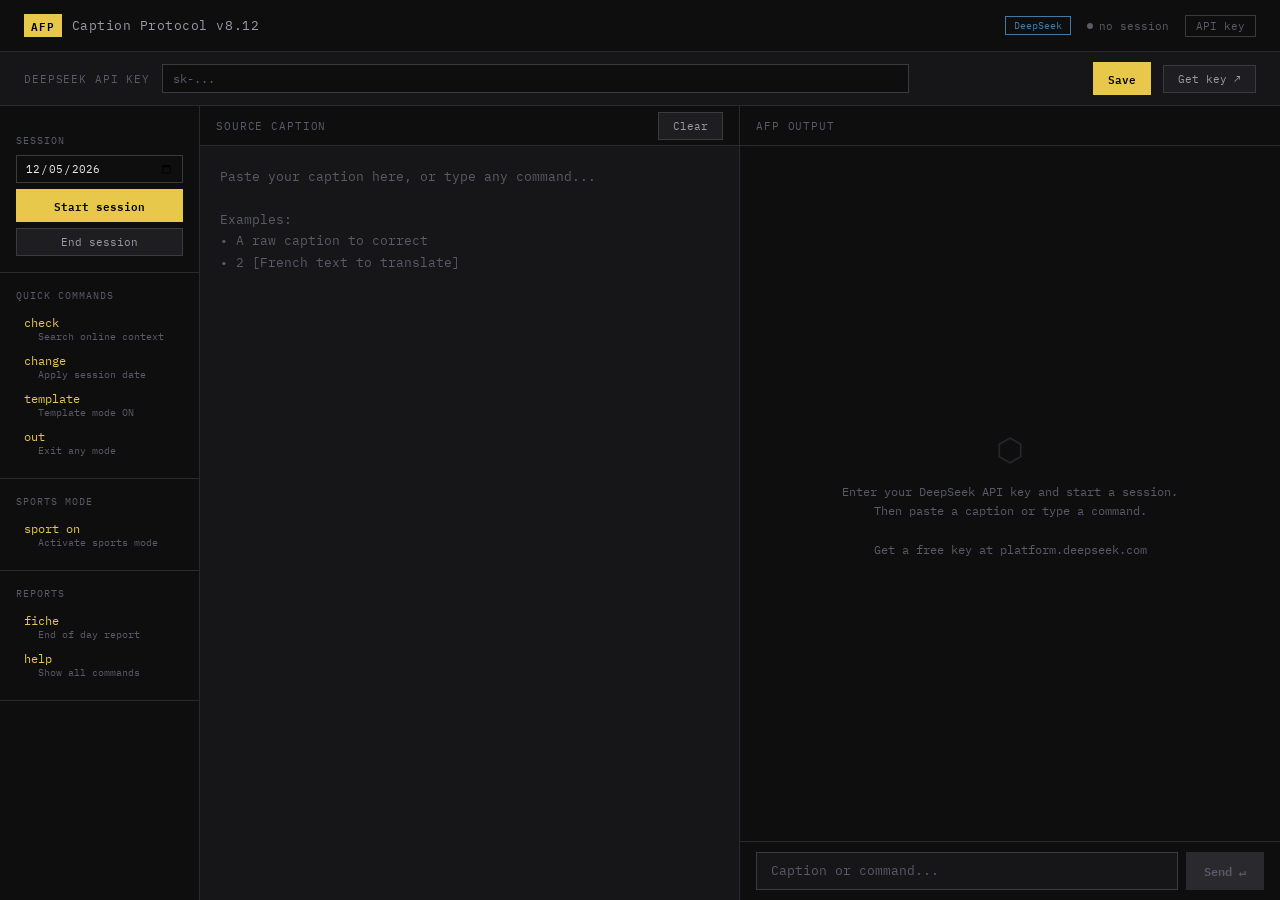
<file: index_deepseek.html>
<!DOCTYPE html>
<html lang="en">
<head>
<meta charset="UTF-8">
<meta name="viewport" content="width=device-width, initial-scale=1.0">
<title>AFP Caption Protocol v8.12</title>
<link href="https://fonts.googleapis.com/css2?family=IBM+Plex+Mono:wght@400;500;600&family=IBM+Plex+Sans:wght@300;400;500;600&display=swap" rel="stylesheet">
<style>
  :root {
    --bg: #0e0e0f; --surface: #161618; --surface2: #1e1e21;
    --border: #2a2a2e; --border2: #3a3a3f;
    --accent: #e8c84a; --accent2: #b8991f;
    --text: #e8e8ea; --text2: #9a9aa8; --text3: #5a5a68;
    --red: #e05c5c; --green: #5ce08a; --blue: #5ca8e0;
    --mono: 'IBM Plex Mono', monospace; --sans: 'IBM Plex Sans', sans-serif;
  }
  * { box-sizing: border-box; margin: 0; padding: 0; }
  body { background: var(--bg); color: var(--text); font-family: var(--sans); min-height: 100vh; display: flex; flex-direction: column; }
  header { border-bottom: 1px solid var(--border); padding: 0 24px; display: flex; align-items: center; justify-content: space-between; height: 52px; position: sticky; top: 0; background: var(--bg); z-index: 100; }
  .logo { display: flex; align-items: center; gap: 10px; }
  .logo-badge { background: var(--accent); color: #000; font-family: var(--mono); font-size: 11px; font-weight: 600; padding: 2px 7px; letter-spacing: 0.08em; }
  .logo-text { font-family: var(--mono); font-size: 13px; color: var(--text2); letter-spacing: 0.04em; }
  .header-right { display: flex; align-items: center; gap: 16px; }
  .status-pill { display: flex; align-items: center; gap: 6px; font-family: var(--mono); font-size: 11px; color: var(--text3); }
  .status-dot { width: 6px; height: 6px; border-radius: 50%; background: var(--text3); transition: background 0.3s; }
  .status-dot.active { background: var(--green); box-shadow: 0 0 6px var(--green); }
  .status-dot.loading { background: var(--accent); animation: pulse 1s infinite; }
  @keyframes pulse { 0%,100%{opacity:1}50%{opacity:0.3} }
  .session-display { font-family: var(--mono); font-size: 11px; color: var(--accent); background: rgba(232,200,74,0.08); border: 1px solid rgba(232,200,74,0.2); padding: 3px 10px; }
  #api-bar { background: var(--surface); border-bottom: 1px solid var(--border); padding: 10px 24px; display: flex; align-items: center; gap: 12px; }
  #api-bar label { font-family: var(--mono); font-size: 11px; color: var(--text3); white-space: nowrap; text-transform: uppercase; letter-spacing: 0.08em; }
  #api-key-input { flex: 1; background: var(--bg); border: 1px solid var(--border2); color: var(--text); font-family: var(--mono); font-size: 12px; padding: 6px 10px; outline: none; transition: border-color 0.2s; }
  #api-key-input:focus { border-color: var(--accent); }
  #api-key-input::placeholder { color: var(--text3); }
  #api-key-input.error { border-color: var(--red); }
  #api-bar-msg { font-family: var(--mono); font-size: 11px; min-width: 160px; }
  .btn-sm { background: var(--surface2); border: 1px solid var(--border2); color: var(--text2); font-family: var(--mono); font-size: 11px; padding: 6px 14px; cursor: pointer; transition: all 0.15s; white-space: nowrap; }
  .btn-sm:hover { border-color: var(--accent); color: var(--accent); }
  .btn-sm.active-btn { background: var(--accent); color: #000; border-color: var(--accent); font-weight: 600; }
  .btn-sm:disabled { opacity: 0.4; cursor: default; }
  main { flex: 1; display: grid; grid-template-columns: 200px 1fr 1fr; height: calc(100vh - 52px - 44px); }
  aside { border-right: 1px solid var(--border); overflow-y: auto; padding: 16px 0; }
  .sidebar-section { padding: 0 16px 16px; border-bottom: 1px solid var(--border); margin-bottom: 4px; }
  .sidebar-label { font-family: var(--mono); font-size: 10px; color: var(--text3); text-transform: uppercase; letter-spacing: 0.1em; margin-bottom: 8px; padding-top: 12px; }
  .cmd-btn { display: block; width: 100%; text-align: left; background: transparent; border: none; color: var(--text2); font-family: var(--mono); font-size: 12px; padding: 5px 8px; cursor: pointer; border-radius: 2px; transition: all 0.12s; }
  .cmd-btn:hover { background: var(--surface2); color: var(--text); }
  .cmd-btn .cmd-key { color: var(--accent); margin-right: 6px; }
  .cmd-btn .cmd-desc { font-size: 10px; color: var(--text3); display: block; padding-left: 14px; }
  .session-form { display: flex; flex-direction: column; gap: 6px; }
  #session-date-input { background: var(--bg); border: 1px solid var(--border2); color: var(--text); font-family: var(--mono); font-size: 11px; padding: 5px 8px; outline: none; width: 100%; }
  #session-date-input:focus { border-color: var(--accent); }
  .mode-indicator { font-family: var(--mono); font-size: 10px; padding: 4px 8px; border: 1px solid var(--border); color: var(--text3); text-align: center; margin: 0 16px 8px; }
  .mode-indicator.sport-mode { border-color: var(--green); color: var(--green); background: rgba(92,224,138,0.06); }
  .mode-indicator.template-mode { border-color: var(--blue); color: var(--blue); background: rgba(92,168,224,0.06); }
  .panel { display: flex; flex-direction: column; border-right: 1px solid var(--border); }
  .panel-header { border-bottom: 1px solid var(--border); padding: 10px 16px; display: flex; align-items: center; justify-content: space-between; height: 40px; }
  .panel-title { font-family: var(--mono); font-size: 11px; color: var(--text3); text-transform: uppercase; letter-spacing: 0.08em; }
  textarea { flex: 1; background: var(--surface); border: none; color: var(--text); font-family: var(--mono); font-size: 13px; line-height: 1.65; padding: 20px; resize: none; outline: none; }
  textarea::placeholder { color: var(--text3); }
  textarea:focus { background: var(--surface2); }
  .output-panel { display: flex; flex-direction: column; }
  #output-area { flex: 1; overflow-y: auto; padding: 20px; }
  .output-empty { display: flex; flex-direction: column; align-items: center; justify-content: center; height: 100%; gap: 12px; color: var(--text3); }
  .output-empty-icon { font-size: 32px; opacity: 0.3; }
  .output-empty-text { font-family: var(--mono); font-size: 12px; text-align: center; line-height: 1.6; }
  .message { margin-bottom: 20px; animation: fadeIn 0.25s ease; }
  @keyframes fadeIn { from{opacity:0;transform:translateY(4px)}to{opacity:1;transform:none} }
  .message-role { font-family: var(--mono); font-size: 10px; text-transform: uppercase; letter-spacing: 0.08em; margin-bottom: 6px; color: var(--text3); }
  .message-content { font-family: var(--mono); font-size: 13px; line-height: 1.7; color: var(--text); white-space: pre-wrap; word-break: break-word; }
  .message-content.alert-msg { color: var(--red); }
  .message-content.caption-out { background: var(--surface2); border-left: 3px solid var(--accent); padding: 12px 16px; }
  .user-message .message-content { color: var(--text2); font-size: 12px; }
  .bottom-bar { border-top: 1px solid var(--border); padding: 10px 16px; display: flex; align-items: center; gap: 8px; background: var(--bg); }
  #main-input { flex: 1; background: var(--surface); border: 1px solid var(--border2); color: var(--text); font-family: var(--mono); font-size: 13px; padding: 8px 14px; outline: none; transition: border-color 0.2s; resize: none; height: 38px; line-height: 1.5; }
  #main-input:focus { border-color: var(--accent); background: var(--surface2); }
  #main-input::placeholder { color: var(--text3); }
  .send-btn { background: var(--accent); border: none; color: #000; font-family: var(--mono); font-size: 12px; font-weight: 600; padding: 0 18px; height: 38px; cursor: pointer; transition: background 0.15s; }
  .send-btn:hover { background: var(--accent2); }
  .send-btn:disabled { background: var(--border); color: var(--text3); cursor: default; }
  .copy-btn { background: transparent; border: 1px solid var(--border); color: var(--text3); font-family: var(--mono); font-size: 10px; padding: 2px 8px; cursor: pointer; transition: all 0.15s; }
  .copy-btn:hover { border-color: var(--accent); color: var(--accent); }
  .change-key-btn { font-family: var(--mono); font-size: 11px; color: var(--text3); background: transparent; border: 1px solid var(--border2); padding: 3px 10px; cursor: pointer; transition: all 0.15s; }
  .change-key-btn:hover { border-color: var(--accent); color: var(--accent); }
  .provider-badge { font-family: var(--mono); font-size: 10px; color: var(--blue); border: 1px solid var(--blue); padding: 2px 8px; opacity: 0.7; }
  ::-webkit-scrollbar { width: 4px; }
  ::-webkit-scrollbar-thumb { background: var(--border2); border-radius: 2px; }
</style>
</head>
<body>

<header>
  <div class="logo">
    <span class="logo-badge">AFP</span>
    <span class="logo-text">Caption Protocol v8.12</span>
  </div>
  <div class="header-right">
    <span class="provider-badge">DeepSeek</span>
    <div class="status-pill">
      <div class="status-dot" id="status-dot"></div>
      <span id="status-text">no session</span>
    </div>
    <div class="session-display" id="session-display" style="display:none"></div>
    <button class="change-key-btn" onclick="showApiBar()" title="Change API key">API key</button>
  </div>
</header>

<div id="api-bar">
  <label>DeepSeek API KEY</label>
  <input type="password" id="api-key-input" placeholder="sk-..." autocomplete="off">
  <span id="api-bar-msg"></span>
  <button class="btn-sm active-btn" id="save-key-btn" onclick="saveKey()">Save</button>
  <a href="https://platform.deepseek.com/api_keys" target="_blank" class="btn-sm" style="text-decoration:none;color:var(--text2)">Get key ↗</a>
</div>

<main>
  <aside>
    <div class="sidebar-section">
      <div class="sidebar-label">Session</div>
      <div class="session-form">
        <input type="date" id="session-date-input">
        <button class="btn-sm active-btn" onclick="startSession()">Start session</button>
        <button class="btn-sm" onclick="sendCommand('off')">End session</button>
      </div>
    </div>

    <div id="mode-display" class="mode-indicator" style="display:none">NORMAL MODE</div>

    <div class="sidebar-section">
      <div class="sidebar-label">Quick Commands</div>
      <button class="cmd-btn" onclick="sendCommand('check')"><span class="cmd-key">check</span><span class="cmd-desc">Search online context</span></button>
      <button class="cmd-btn" onclick="sendCommand('change')"><span class="cmd-key">change</span><span class="cmd-desc">Apply session date</span></button>
      <button class="cmd-btn" onclick="sendCommand('template')"><span class="cmd-key">template</span><span class="cmd-desc">Template mode ON</span></button>
      <button class="cmd-btn" onclick="sendCommand('out')"><span class="cmd-key">out</span><span class="cmd-desc">Exit any mode</span></button>
    </div>

    <div class="sidebar-section">
      <div class="sidebar-label">Sports Mode</div>
      <button class="cmd-btn" onclick="startSports()"><span class="cmd-key">sport on</span><span class="cmd-desc">Activate sports mode</span></button>
    </div>

    <div class="sidebar-section">
      <div class="sidebar-label">Reports</div>
      <button class="cmd-btn" onclick="sendCommand('fiche')"><span class="cmd-key">fiche</span><span class="cmd-desc">End of day report</span></button>
      <button class="cmd-btn" onclick="sendCommand('help')"><span class="cmd-key">help</span><span class="cmd-desc">Show all commands</span></button>
    </div>
  </aside>

  <div class="panel">
    <div class="panel-header">
      <span class="panel-title">Source Caption</span>
      <button class="btn-sm" onclick="clearInput()">Clear</button>
    </div>
    <textarea id="source-input" placeholder="Paste your caption here, or type any command...&#10;&#10;Examples:&#10;• A raw caption to correct&#10;• 2 [French text to translate]"></textarea>
  </div>

  <div class="output-panel">
    <div class="panel-header">
      <span class="panel-title">AFP Output</span>
      <button class="copy-btn" onclick="copyLast()" id="copy-btn" style="display:none">Copy last</button>
    </div>
    <div id="output-area">
      <div class="output-empty" id="empty-state">
        <div class="output-empty-icon">⬡</div>
        <div class="output-empty-text">Enter your DeepSeek API key and start a session.<br>Then paste a caption or type a command.<br><br>Get a free key at platform.deepseek.com</div>
      </div>
    </div>
    <div class="bottom-bar">
      <textarea id="main-input" placeholder="Caption or command..." rows="1" onkeydown="handleKey(event)"></textarea>
      <button class="send-btn" id="send-btn" onclick="sendMessage()" disabled>Send ↵</button>
    </div>
  </div>
</main>

<script>
const DEEPSEEK_API_URL = 'https://api.deepseek.com/v1/chat/completions';
const DEEPSEEK_MODEL = 'deepseek-chat';

const SYSTEM_PROMPT = `You are an AFP caption correction assistant operating under the AFP Caption Protocol v8.12.

=== SESSION & COMMANDS ===
- on [date]: activate session, set session date
- off: deactivate session
- out: exit ANY active sub-mode (template OR sports)
- 2 [text]: translation from French to English, strictly faithful, no AFP structure, no additions. If source already in English: apply AFP corrections + date deduction if day name present.
- change: after date alert, regenerate using session date
- check: ALWAYS search online for context/missing info. For live sports results: search directly '[team A] [team B] score' on Google or Flashscore.
- template / templates: activate template mode (stays active until 'out')
- sport on [date]: activate sports mode (10-point checklist)
- match [A] vs [B]: generate match template
- training [team]: generate training template
- presser [team]: generate press conference template
- fiche: end of day report
- help: display commands

=== FUNDAMENTAL PRINCIPLES ===
1. ABSOLUTE NEUTRALITY: no subjective adjectives, no interpretation, no invention, no amplification
2. Never remove explicitly mentioned context (electoral campaign, competition, conflict, protest reason)
3. OUTPUT: final caption only, no comments, no explanations (except date alerts)
4. SENTENCE STRUCTURE: Every caption must have a main verb. Format: [Subject] + [verb] + [complement/context] + [location] + [date]
5. TECHNICAL FORMAT: ASCII strict. Dash: - | Apostrophe: ' | Quotes: " " | One sentence.
6. LANGUAGE: Any non-English language in a caption must be translated into English, except proper names, political party names, and acronyms.
7. NATIONAL/LOCAL CONCEPTS: Use best English translation followed by original term in parentheses. Example: contract entertainment workers (intermittents du spectacle).

=== CAPTION STRUCTURE ===
Order: protagonists + action + location + context/motive + date
Location + date: ALWAYS at end. Format: ... in [City][, regional precision] on [Month] [day], [year]
DATE: [Month] [day], [year] - NEVER day names. Missing date: add session date, no alert.
LOCATION: Country FORBIDDEN. Cities and regions allowed. Preserve regional precision.
STADIUM: Use exact official name if found. If not found or uncertain: 'in [city]' without any stadium mention.
Stadiums named after deceased persons: ASCII dash (Stade Jean-Dauger, Stade Raymond-Kopa, Stade Chaban-Delmas, Stade Marcel-Deflandre, Stade Pierre-Mauroy, Stade Yves-Allainmat)

PERSONS: Quality/profession/role BEFORE name for ALL persons (no exceptions)
Applies to: main protagonists, (LtoR), 'in attendance of', indirect references. Compound first names: ASCII dash.
ORGANIZATIONS: type/political orientation before name.
COMPANIES: lowercase except unpronounceable acronyms (IBM, SNCF, EDF, LVMH).

ATTRIBUTION (L)/(R):
- Single person: NEVER
- 2 named, no positioning: (L) and (R) automatically
- 2 named, specific positioning: (2ndL), (3rdR), (C), (top R), etc.
- 3+ with LtoR: (LtoR) at beginning
- 3+ no positioning: no attribution
- Tennis exception: no (L)/(R)

VERBS: prefer active. Always 'is pictured' not 'pictured' alone.
JUDICIAL: NEVER 'during' - 'arrives at court for' or 'leaves the courthouse after'
FOREIGN EVENTS: [Event name], [brief English explanation], as part of [international celebration],

=== POLITICAL & OFFICIAL ===
NEVER translate party names: Rassemblement National, Parti Socialiste, Les Republicains, La France Insoumise
ALWAYS include abbreviation: RN, PS, LFI, LR, EELV, LO
Photo poses: 'pose' not 'pose for the photographer'
Press conference, no known motive: 'gives a press conference' (NEVER invent)

=== SPORTS RULES ===
SPORT NAME: ALWAYS explicitly name the sport in ALL sports contexts (MANDATORY)
PLAYERS: [Club]'s [player name] - NEVER 'of'
LEAGUES: Belgian Pro League | Belgian Challenger Pro League | Dutch Eredivisie | Italian Serie A | French L1 | Spanish La Liga | English Premier League | German Bundesliga
WARM-UP: NEVER 'pictured in action'. Use: 'takes part in the warm-up' / 'practices' / 'walks on the pitch'
GOALS: 'celebrates after scoring his team's Xth goal'
VICTORY: 'after the match' or 'during the trophy ceremony' - NEVER 'during'
RUGBY: always 'rugby union' for 15-a-side
TENNIS: Country's Player 1 hits a return to Country's Player 2 during their [City] ATP/WTA tournament tennis match. Nationality mandatory. No (L)/(R). Remove sponsor names.
JERSEY NUMBERS: preserve if present (#10, #23)

SPORTS TEMPLATES:
Match: xxxxxx during the [competition] [SPORT] match between [team A] and [team B] at [stadium] in [city] on [date].
Training: xxxxxx takes part in the warm-up ahead of [team]'s [competition] [SPORT] match against [opponent] in [city] on [date].
Presser: xxxxxx gives a press conference on the eve of [team]'s [competition] [SPORT] match against [opponent] in [city] on [date].

=== 10-POINT SPORTS CHECKLIST (sports mode ON) ===
1. SPORT NAME: explicit - MANDATORY
2. PLAYERS: [Club]'s possessive
3. ATTRIBUTION: rules above
4. QUALITY BEFORE NAME: each person individually
5. STADIUM: official name if found, otherwise 'in [city]'. Deceased -> ASCII dash.
6. COMPETITION: full official name
7. WARM-UP/TRAINING: correct verbs
8. CELEBRATIONS: goals Xth, victory 'after'
9. STRUCTURE: location + date at end
10. JERSEY NUMBERS: preserve

=== NON-SPORTS TEMPLATE MODE ===
All templates start with xxxxxx. Session date by default. NEVER country. Never non-photographed persons' names.
PERSON: xxxxxx [Quality] [Name] visits/attends...
JUDICIAL: xxxxxx arrives at [city]'s courthouse to attend a hearing of [trial details] in [city] on [date]. NEVER 'during'.
SPORTS PRESSER: auto-search next match. Sport MANDATORY. 'on the eve of' / 'ahead of'.
PROTESTS: preserve motive always.
MUNICIPAL ELECTIONS: add election dates context.

=== AFP ALERTS ===
Detection: telegraphic + no verb + no location + source in parentheses
Source = protagonist: 'announced'. Source not protagonist: 'according to a police source', etc.
DATE ALERT: only if different from session date / impossible / incoherent / wrong format
Format: Alert: date is [source date] (session date: [session date]).
After alert: original preserved. Modification requires 'change'.

=== COMMAND 2 - DATE DEDUCTION ===
Day name detected -> count back from session date. Output: [Month] [Day], [Year]. No day names. Must be past.
Session Sat: Mon:-5|Tue:-4|Wed:-3|Thu:-2|Fri:-1|Sat:-7|Sun:-6
Session Mon: Mon:-7|Tue:-6|Wed:-5|Thu:-4|Fri:-3|Sat:-2|Sun:-1
Session Tue: Mon:-1|Tue:-7|Wed:-6|Thu:-5|Fri:-4|Sat:-3|Sun:-2
Session Wed: Mon:-2|Tue:-1|Wed:-7|Thu:-6|Fri:-5|Sat:-4|Sun:-3
Session Thu: Mon:-3|Tue:-2|Wed:-1|Thu:-7|Fri:-6|Sat:-5|Sun:-4
Session Fri: Mon:-4|Tue:-3|Wed:-2|Thu:-1|Fri:-7|Sat:-6|Sun:-5
Session Sun: Mon:-6|Tue:-5|Wed:-4|Thu:-3|Fri:-2|Sat:-1|Sun:-7

=== 13-POINT CHECKLIST (sports mode OFF) ===
1. PERSONS: quality before name, each individually
2. ORGANIZATIONS: descriptor present
3. COMPANIES: lowercase rule
4. ATTRIBUTION: rules above
5. VERB: present and correct
6. SPORT MENTION: explicit if sports context
7. STADIUM: official name or 'in [city]'
8. WARM-UP: correct verbs
9. REGIONAL PRECISION: preserve
10. POLITICAL PARTY: no translation + abbreviation
11. STRUCTURE: location + date at end
12. DATE: [Month] [day], [year], no day name
13. ASCII: -, ', " "`;

let apiKey = localStorage.getItem('afp_deepseek_key') || '';
let sessionDate = '';
let sportsMode = false;
let templateMode = false;
let conversationHistory = [];
let lastCaption = '';

if (apiKey) {
  document.getElementById('api-key-input').value = apiKey;
  document.getElementById('api-bar').style.display = 'none';
  enableSend();
}

const today = new Date();
document.getElementById('session-date-input').value =
  `${today.getFullYear()}-${String(today.getMonth()+1).padStart(2,'0')}-${String(today.getDate()).padStart(2,'0')}`;

function showApiBar() {
  document.getElementById('api-bar').style.display = 'flex';
  document.getElementById('api-key-input').focus();
  document.getElementById('api-bar-msg').textContent = '';
  document.getElementById('api-key-input').classList.remove('error');
}

async function saveKey() {
  const input = document.getElementById('api-key-input');
  const msg = document.getElementById('api-bar-msg');
  const btn = document.getElementById('save-key-btn');
  const candidate = input.value.trim();
  if (!candidate) return;

  btn.disabled = true;
  btn.textContent = 'Checking...';
  msg.style.color = 'var(--text3)';
  msg.textContent = 'Validating...';
  input.classList.remove('error');

  try {
    const response = await fetch(DEEPSEEK_API_URL, {
      method: 'POST',
      headers: {
        'Content-Type': 'application/json',
        'Authorization': `Bearer ${candidate}`
      },
      body: JSON.stringify({
        model: DEEPSEEK_MODEL,
        max_tokens: 10,
        messages: [{ role: 'user', content: 'ping' }]
      })
    });
    const data = await response.json();
    if (data.error) {
      msg.style.color = 'var(--red)';
      msg.textContent = 'Invalid key';
      input.classList.add('error');
    } else {
      apiKey = candidate;
      localStorage.setItem('afp_deepseek_key', apiKey);
      document.getElementById('api-bar').style.display = 'none';
      msg.textContent = '';
      enableSend();
    }
  } catch(err) {
    msg.style.color = 'var(--red)';
    msg.textContent = 'Network error';
  }

  btn.disabled = false;
  btn.textContent = 'Save';
}

function enableSend() { document.getElementById('send-btn').disabled = false; }

function startSession() {
  const v = document.getElementById('session-date-input').value;
  if (!v) return;
  const d = new Date(v + 'T12:00:00');
  sessionDate = d.toLocaleDateString('en-US', { year:'numeric', month:'long', day:'numeric' });
  sendCommand(`on ${sessionDate}`);
}

function startSports() {
  if (!sessionDate) { alert('Start a session first'); return; }
  sendCommand(`sport on ${sessionDate}`);
  sportsMode = true; updateModeDisplay();
}

function clearInput() { document.getElementById('source-input').value = ''; }
function handleKey(e) { if (e.key==='Enter'&&!e.shiftKey){e.preventDefault();sendMessage();} }
function sendCommand(cmd) { document.getElementById('main-input').value = cmd; sendMessage(); }

function updateModeDisplay() {
  const el = document.getElementById('mode-display');
  el.style.display = 'block';
  if (sportsMode) { el.textContent='SPORTS MODE ON'; el.className='mode-indicator sport-mode'; }
  else if (templateMode) { el.textContent='TEMPLATE MODE ON'; el.className='mode-indicator template-mode'; }
  else if (sessionDate) { el.textContent='NORMAL MODE'; el.className='mode-indicator'; }
  else { el.style.display='none'; }
}

function updateStatus(state) {
  const dot=document.getElementById('status-dot');
  const text=document.getElementById('status-text');
  const display=document.getElementById('session-display');
  if(state==='loading'){dot.className='status-dot loading';text.textContent='processing';}
  else if(state==='active'){dot.className='status-dot active';text.textContent='session active';if(sessionDate){display.style.display='block';display.textContent=sessionDate;}}
  else{dot.className='status-dot';text.textContent='no session';display.style.display='none';}
}

async function sendMessage() {
  const inputEl = document.getElementById('main-input');
  const sourceEl = document.getElementById('source-input');
  let userText = inputEl.value.trim();
  if (!userText && sourceEl.value.trim()) userText = sourceEl.value.trim();
  if (!userText) return;
  if (!apiKey) { showApiBar(); return; }

  const cmd = userText.toLowerCase().trim();
  if (cmd === 'out') { sportsMode=false; templateMode=false; updateModeDisplay(); }
  if (cmd === 'template' || cmd === 'templates') { templateMode=true; updateModeDisplay(); }
  if (cmd.startsWith('sport on')) { sportsMode=true; updateModeDisplay(); }
  if (cmd.startsWith('on ')) { sessionDate=userText.substring(3); updateStatus('active'); updateModeDisplay(); }
  if (cmd === 'off') { sessionDate=''; updateStatus('idle'); updateModeDisplay(); }

  inputEl.value = '';
  showMessage('user', userText);
  document.getElementById('empty-state')?.remove();
  document.getElementById('send-btn').disabled = true;
  updateStatus('loading');

  // Build messages for DeepSeek (OpenAI format)
  const systemContent = sessionDate
    ? SYSTEM_PROMPT + `\n\n=== CURRENT SESSION ===\nSession date: ${sessionDate}\nSports mode: ${sportsMode?'ACTIVE':'inactive'}\nTemplate mode: ${templateMode?'ACTIVE':'inactive'}`
    : SYSTEM_PROMPT;

  const messages = [
    { role: 'system', content: systemContent },
    ...conversationHistory,
    { role: 'user', content: userText }
  ];

  try {
    const response = await fetch(DEEPSEEK_API_URL, {
      method: 'POST',
      headers: {
        'Content-Type': 'application/json',
        'Authorization': `Bearer ${apiKey}`
      },
      body: JSON.stringify({
        model: DEEPSEEK_MODEL,
        max_tokens: 1024,
        messages: messages
      })
    });
    const data = await response.json();

    if (data.error) {
      if (data.error.type === 'authentication_error' || response.status === 401) {
        localStorage.removeItem('afp_deepseek_key');
        apiKey = '';
        showApiBar();
        const msg = document.getElementById('api-bar-msg');
        msg.style.color = 'var(--red)';
        msg.textContent = 'Key rejected - please re-enter';
        document.getElementById('api-key-input').classList.add('error');
      }
      showMessage('error', 'API Error: ' + (data.error.message || JSON.stringify(data.error)));
    } else {
      const reply = data.choices[0].message.content;
      conversationHistory.push({ role: 'user', content: userText });
      conversationHistory.push({ role: 'assistant', content: reply });
      lastCaption = reply;
      showMessage('assistant', reply, reply.toLowerCase().startsWith('alert:'));
      document.getElementById('copy-btn').style.display = 'block';
    }
  } catch(err) {
    showMessage('error', 'Error: ' + err.message);
  }

  document.getElementById('send-btn').disabled = false;
  if (sessionDate) updateStatus('active'); else updateStatus('idle');
}

function showMessage(role, text, isAlert) {
  const area = document.getElementById('output-area');
  const div = document.createElement('div');
  div.className = `message ${role==='user'?'user-message':''}`;
  const roleEl = document.createElement('div');
  roleEl.className = 'message-role';
  roleEl.textContent = role==='user' ? '▸ input' : role==='error' ? '⚠ error' : '◆ afp output';
  const contentEl = document.createElement('div');
  contentEl.className = 'message-content' + (isAlert?' alert-msg':role==='assistant'?' caption-out':'');
  contentEl.textContent = text;
  div.appendChild(roleEl); div.appendChild(contentEl);
  area.appendChild(div); area.scrollTop = area.scrollHeight;
}

function copyLast() {
  if (!lastCaption) return;
  navigator.clipboard.writeText(lastCaption).then(() => {
    const btn = document.getElementById('copy-btn');
    btn.textContent = 'Copied!';
    setTimeout(() => btn.textContent = 'Copy last', 1500);
  });
}
</script>
</body>
</html>
</file>
